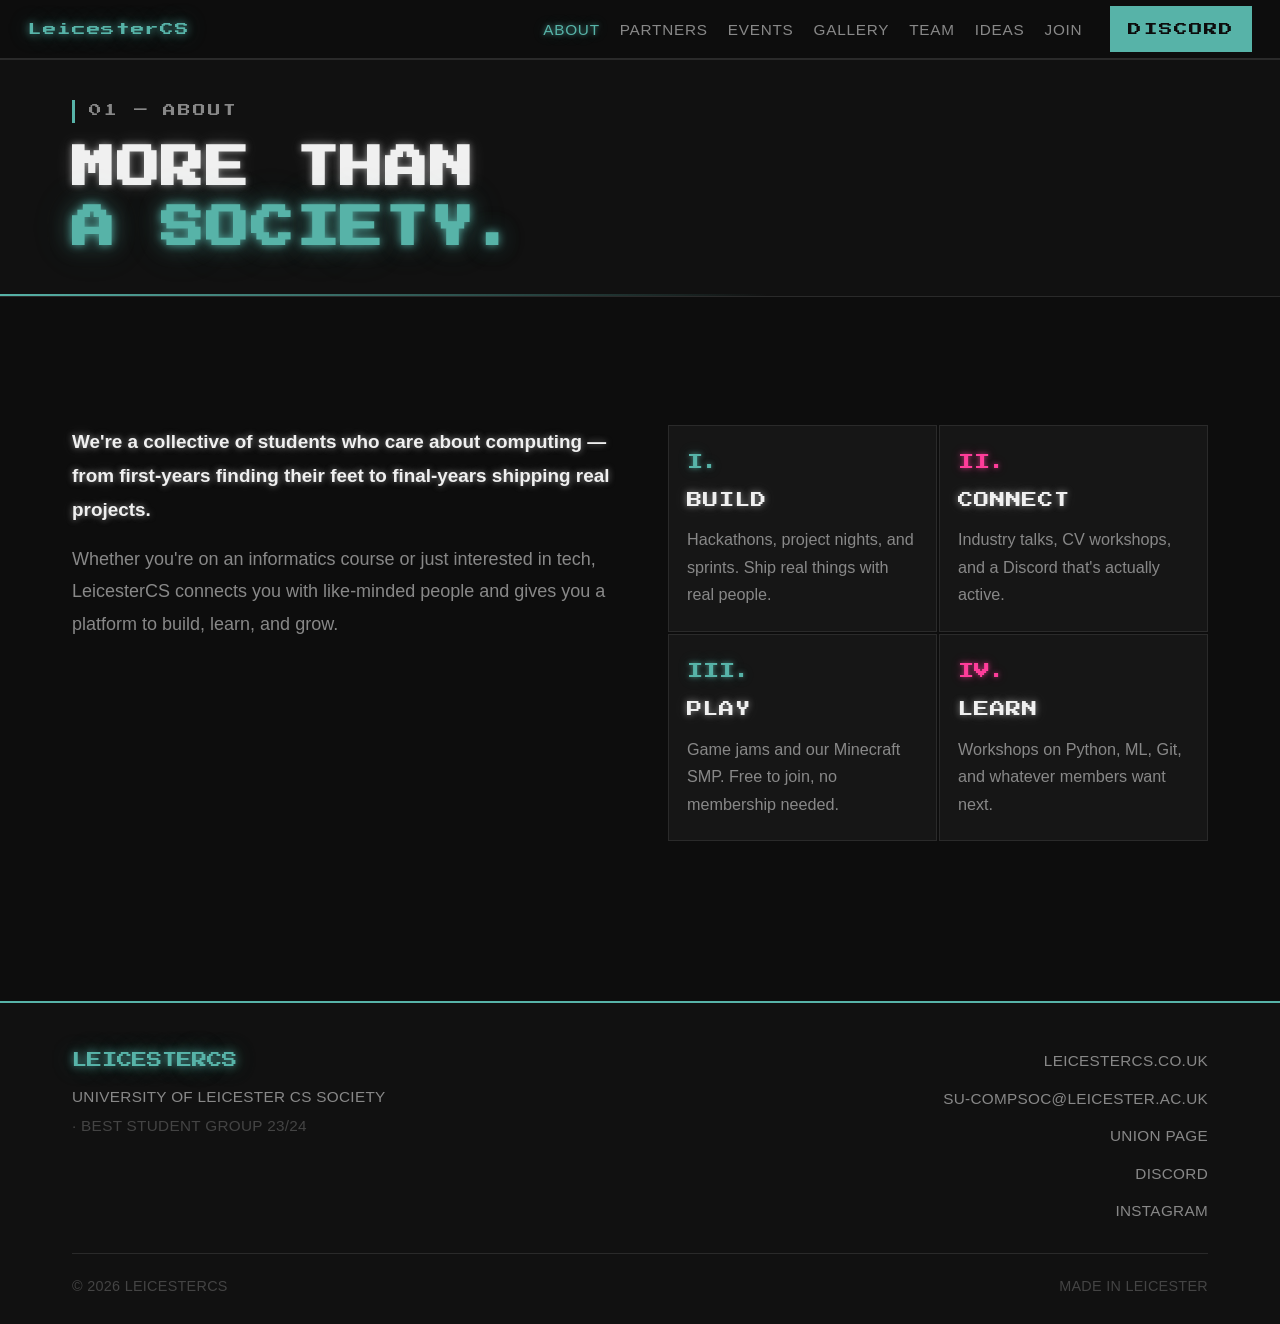
<file: about.html>
<!DOCTYPE html>
<html lang="en">
<head>
  <meta charset="UTF-8" />
  <meta name="viewport" content="width=device-width, initial-scale=1.0" />
  <title>About — LeicesterCS</title>
  <link rel="preconnect" href="https://fonts.googleapis.com" />
  <link rel="preconnect" href="https://fonts.gstatic.com" crossorigin />
  <link href="https://fonts.googleapis.com/css2?family=Press+Start+2P&display=swap" rel="stylesheet" />
  <link rel="stylesheet" href="style.css" />
  <!-- Favicon -->
  <link rel="icon" type="image/svg+xml" href="favicon.svg" />
  <link rel="icon" type="image/x-icon" href="favicon.ico" />
  <link rel="apple-touch-icon" sizes="192x192" href="favicon-192.png" />

  <!-- Open Graph -->
  <meta property="og:type"        content="website" />
  <meta property="og:site_name"   content="LeicesterCS" />
  <meta property="og:title"       content="About — LeicesterCS" />
  <meta property="og:description" content="Find out what LeicesterCS is all about — who we are, what we do, and why you should get involved." />
  <meta property="og:url"         content="https://leicestercs.co.uk/about.html" />
  <meta property="og:image"       content="https://leicestercs.co.uk/favicon-192.png" />

  <!-- Twitter Card -->
  <meta name="twitter:card"        content="summary" />
  <meta name="twitter:title"       content="About — LeicesterCS" />
  <meta name="twitter:description" content="Find out what LeicesterCS is all about — who we are, what we do, and why you should get involved." />
  <meta name="twitter:image"       content="https://leicestercs.co.uk/favicon-192.png" />

  <!-- Meta description -->
  <meta name="description" content="Find out what LeicesterCS is all about — who we are, what we do, and why you should get involved." />
</head>
<body>

  <nav id="navbar">
    <div class="nav-inner">
      <a href="index.html" class="nav-logo">LeicesterCS</a>
      <ul class="nav-links">
        <li><a href="about.html">ABOUT</a></li>
        <li><a href="partners.html">PARTNERS</a></li>
        <li><a href="events.html">EVENTS</a></li>
        <li><a href="gallery.html">GALLERY</a></li>
        <li><a href="team.html">TEAM</a></li>
        <li><a href="ideas.html">IDEAS</a></li>
        <li><a href="join.html">JOIN</a></li>
      </ul>
      <a href="https://discord.gg/VAg2SQfhEq" target="_blank" class="nav-cta">DISCORD</a>
      <button class="hamburger" id="hamburger" aria-label="Menu">
        <span></span><span></span><span></span>
      </button>
    </div>
  </nav>

  <div class="mobile-menu" id="mobileMenu">
    <a href="about.html"    class="mm-link">ABOUT</a>
    <a href="partners.html" class="mm-link">PARTNERS</a>
    <a href="events.html"   class="mm-link">EVENTS</a>
    <a href="gallery.html"  class="mm-link">GALLERY</a>
    <a href="team.html"     class="mm-link">TEAM</a>
    <a href="ideas.html"    class="mm-link">IDEAS</a>
    <a href="join.html"     class="mm-link">JOIN</a>
  </div>

  <div class="page-wrap">
    <div class="page-header">
      <div class="page-header-inner">
        <div class="sec-label">01 — ABOUT</div>
        <h1 class="sec-title">MORE THAN<br/><span class="accent">A SOCIETY.</span></h1>
      </div>
    </div>

    <main class="page-main">
      <div class="container">
        <div class="about-grid">
          <div class="about-left">
            <p class="about-lead">We're a collective of students who care about computing — from first-years finding their feet to final-years shipping real projects.</p>
            <p class="about-body">Whether you're on an informatics course or just interested in tech, LeicesterCS connects you with like-minded people and gives you a platform to build, learn, and grow.</p>
          </div>
          <div class="pillars">
            <div class="pillar">
              <div class="pillar-num teal">I.</div>
              <div class="pillar-title">BUILD</div>
              <p>Hackathons, project nights, and sprints. Ship real things with real people.</p>
            </div>
            <div class="pillar">
              <div class="pillar-num pink">II.</div>
              <div class="pillar-title">CONNECT</div>
              <p>Industry talks, CV workshops, and a Discord that's actually active.</p>
            </div>
            <div class="pillar">
              <div class="pillar-num teal">III.</div>
              <div class="pillar-title">PLAY</div>
              <p>Game jams and our Minecraft SMP. Free to join, no membership needed.</p>
            </div>
            <div class="pillar">
              <div class="pillar-num pink">IV.</div>
              <div class="pillar-title">LEARN</div>
              <p>Workshops on Python, ML, Git, and whatever members want next.</p>
            </div>
          </div>
        </div>
      </div>
    </main>

    <footer id="footer">
      <div class="container">
        <div class="footer-grid">
          <div>
            <div class="footer-logo">LEICESTERCS</div>
            <div class="footer-sub">UNIVERSITY OF LEICESTER CS SOCIETY</div>
            <div class="footer-sub dim">· BEST STUDENT GROUP 23/24</div>
          </div>
          <div class="footer-links">
            <a href="https://leicestercs.co.uk" target="_blank">LEICESTERCS.CO.UK</a>
            <a href="mailto:SU-COMPSOC@leicester.ac.uk">SU-COMPSOC@LEICESTER.AC.UK</a>
            <a href="https://www.leicesterunion.com/sportsandsocs/societies/18501/" target="_blank">UNION PAGE</a>
            <a href="https://discord.gg/VAg2SQfhEq" target="_blank">DISCORD</a>
            <a href="https://instagram.com/uol_computerscience" target="_blank">INSTAGRAM</a>
          </div>
        </div>
        <div class="footer-rule"></div>
        <div class="footer-bottom">
          <span>© 2026 LEICESTERCS</span>
          <span>MADE IN LEICESTER</span>
        </div>
      </div>
    </footer>
  </div>

  <script src="nav.js"></script>
</body>
</html>
</file>
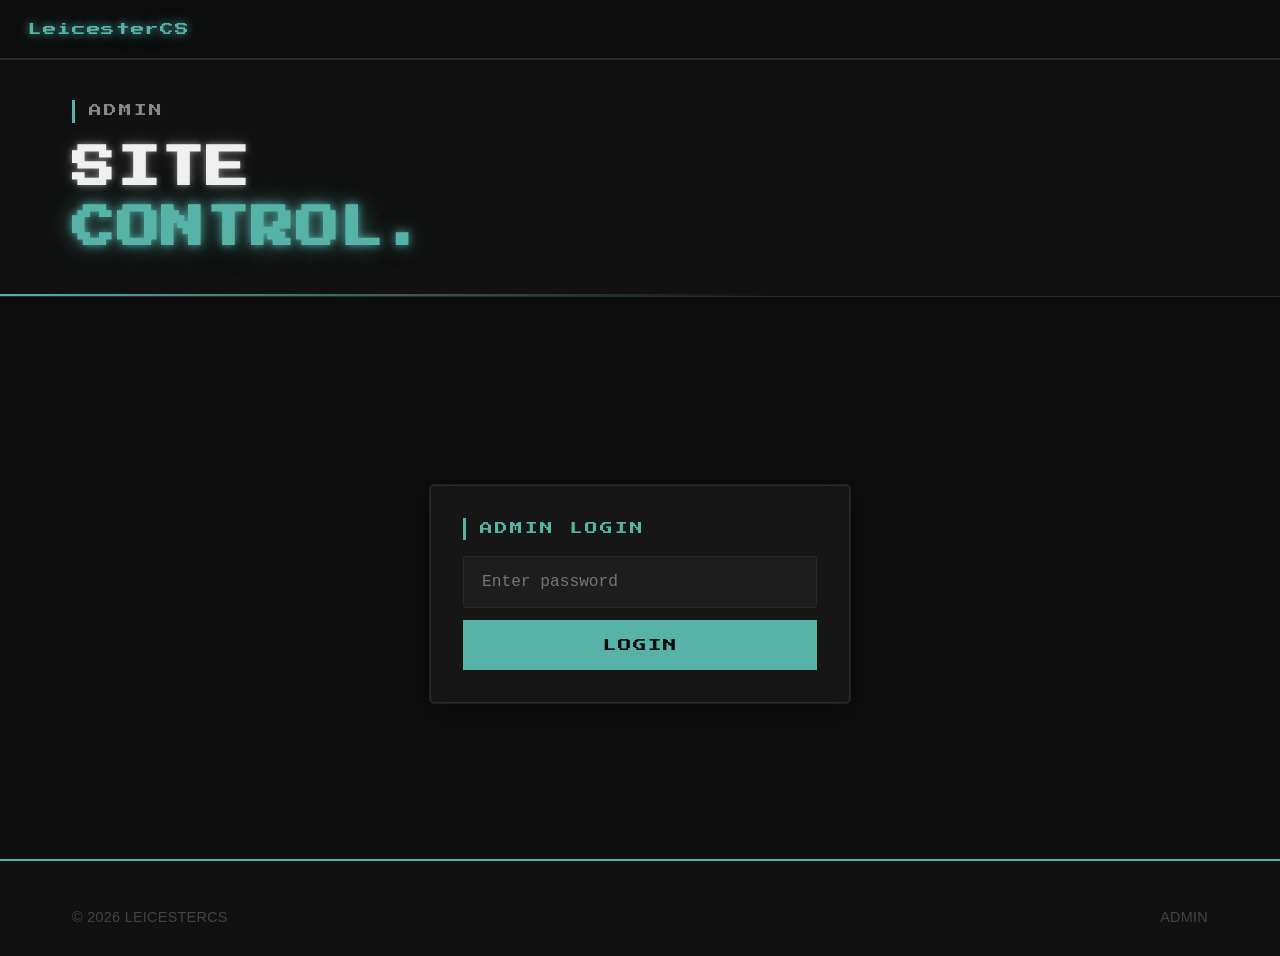
<file: admin.html>
<!DOCTYPE html>
<html lang="en">
<head>
  <meta charset="UTF-8" />
  <meta name="viewport" content="width=device-width, initial-scale=1.0" />
  <title>Admin — LeicesterCS</title>
  <meta name="robots" content="noindex, nofollow" />
  <link rel="preconnect" href="https://fonts.googleapis.com" />
  <link rel="preconnect" href="https://fonts.gstatic.com" crossorigin />
  <link href="https://fonts.googleapis.com/css2?family=Press+Start+2P&display=swap" rel="stylesheet" />
  <link rel="stylesheet" href="style.css" />
  <link rel="icon" type="image/svg+xml" href="favicon.svg" />
</head>
<body>

  <nav id="navbar">
    <div class="nav-inner">
      <a href="index.html" class="nav-logo">LeicesterCS</a>
    </div>
  </nav>

  <div class="page-wrap">
    <div class="page-header">
      <div class="page-header-inner">
        <div class="sec-label">ADMIN</div>
        <h1 class="sec-title">SITE<br/><span class="accent">CONTROL.</span></h1>
      </div>
    </div>

    <main class="page-main">
      <div class="container">

        <!-- LOGIN -->
        <div id="login-section" style="max-width:420px; padding:32px; border:1px solid var(--border); background:var(--bg-card);">
          <div class="sec-label" style="margin-bottom:16px;">ADMIN LOGIN</div>
          <input type="password" id="admin-password" placeholder="Enter password" style="width:100%; margin-bottom:12px;">
          <button id="login-btn" class="btn-primary">LOGIN</button>
          <div id="login-error" style="display:none; color:#ff5c5c; font-size:0.5rem; margin-top:12px;">Invalid password</div>
        </div>

        <!-- DASHBOARD (hidden until login) -->
        <div id="dashboard" style="display:none;">

          <div style="display:flex; gap:12px; margin-bottom:32px;">
            <button id="logout-btn" style="margin-left:auto;">LOGOUT</button>
          </div>

          <!-- EVENTS -->
          <section id="panel-events">
            <div style="padding:32px; border:1px solid var(--border); background:var(--bg-card); margin-bottom:32px;">
              <div class="sec-label" style="margin-bottom:16px;">ADD NEW EVENT</div>
              <form id="add-event-form">
                <input type="hidden" id="event-id" value="">
                <input type="text" id="event-title" placeholder="Title" required style="width:100%; margin-bottom:10px;">
                <input type="date" id="event-date" required style="width:100%; margin-bottom:10px;">
                <label style="display:block; font-size:0.4rem; color:var(--grey); margin-bottom:4px;">End date (leave blank for single-day events)</label>
                <input type="date" id="event-end-date" style="width:100%; margin-bottom:10px;">
                <input type="time" id="event-time" style="width:100%; margin-bottom:10px;">
                <textarea id="event-desc" placeholder="Description" required style="width:100%; margin-bottom:10px;"></textarea>
                <input type="text" id="event-location" placeholder="Location" style="width:100%; margin-bottom:10px;">
                <input type="text" id="action-link" placeholder="Action Link (URL)" style="width:100%; margin-bottom:10px;">
                <input type="text" id="action-label" placeholder="Action Label (e.g., Register, Buy Ticket)" style="width:100%; margin-bottom:10px;">
                <button type="submit" id="event-submit-btn" class="btn-primary">ADD EVENT</button>
                <button type="button" id="event-cancel-btn" style="display:none; margin-left:8px;">CANCEL</button>
              </form>
            </div>

            <div class="sec-label" style="margin-bottom:16px;">CURRENT EVENTS</div>
            <div id="events-list"></div>
          </section>

        </div>
      </div>
    </main>

    <footer id="footer">
      <div class="container">
        <div class="footer-bottom">
          <span>© 2026 LEICESTERCS</span>
          <span>ADMIN</span>
        </div>
      </div>
    </footer>
  </div>

  <script src="nav.js"></script>
  <script>
    const loginSection = document.getElementById('login-section');
    const dashboard = document.getElementById('dashboard');
    const loginError = document.getElementById('login-error');

    function getToken() {
      return sessionStorage.getItem('adminToken');
    }

    function setLoggedIn(loggedIn) {
      if (loggedIn) {
        sessionStorage.setItem('adminToken', 'authenticated');
        loginSection.style.display = 'none';
        dashboard.style.display = 'block';
        loadEvents();
      } else {
        sessionStorage.removeItem('adminToken');
        loginSection.style.display = 'block';
        dashboard.style.display = 'none';
      }
    }

    document.getElementById('login-btn').addEventListener('click', async () => {
      const password = document.getElementById('admin-password').value;
      loginError.style.display = 'none';
      try {
        const response = await fetch('/api/login', {
          method: 'POST',
          headers: { 'Content-Type': 'application/json' },
          body: JSON.stringify({ password })
        });
        if (response.ok) {
          const data = await response.json();
          setLoggedIn(true);
        } else {
          loginError.style.display = 'block';
        }
      } catch (error) {
        loginError.textContent = 'Login failed — try again';
        loginError.style.display = 'block';
      }
    });

    document.getElementById('logout-btn').addEventListener('click', () => setLoggedIn(null));

    function formatEventDateRange(startStr, endStr) {
      if (!startStr) return '';
      const s = new Date(startStr + 'T00:00:00');
      if (!endStr || endStr === startStr) {
        return s.toLocaleDateString('en-GB', { day: 'numeric', month: 'short' });
      }
      const e = new Date(endStr + 'T00:00:00');
      const sameMonth = s.getMonth() === e.getMonth() && s.getFullYear() === e.getFullYear();
      const sameYear = s.getFullYear() === e.getFullYear();
      const startFmt = s.toLocaleDateString('en-GB', { day: 'numeric', month: sameMonth ? undefined : 'short' });
      const endFmt = e.toLocaleDateString('en-GB', { day: 'numeric', month: 'short', year: sameYear ? undefined : 'numeric' });
      return `${startFmt} – ${endFmt}`;
    }

    // Events
    async function loadEvents() {
  const list = document.getElementById('events-list');
  list.innerHTML = 'Loading…';
  try {
    const response = await fetch('/api/events');
    const events = await response.json();
    list.innerHTML = events.length === 0 ? '<p>No events yet.</p>' : '';
    events.forEach(event => {
      const row = document.createElement('div');
      row.className = 'event-row';
      const timeDisplay = event.event_time || 'Time will be updated';
      const dateDisplay = formatEventDateRange(event.event_date, event.event_end_date);
      row.innerHTML = `
        <div class="ev-body">
          <div class="ev-name">${event.title}</div>
          <div class="ev-desc">${event.description}</div>
        </div>
        <div class="ev-right">
          <span class="ev-date">${dateDisplay} — ${timeDisplay}</span>
          <span class="ev-link">${event.location || 'TBD'}</span>
          <span class="ev-action-link">
            ${event.action_link ? `<a href="${event.action_link}" target="_blank">${event.action_label || 'Action Link'}</a>` : 'No link'}
          </span>
          <button class="ev-edit-btn" data-id="${event.id}">EDIT</button>
          <button class="ev-delete-btn" data-id="${event.id}">DELETE</button>
        </div>
      `;
      list.appendChild(row);
    });

    document.querySelectorAll('.ev-edit-btn').forEach(btn => {
      btn.addEventListener('click', () => {
        const event = events.find(ev => ev.id == btn.dataset.id);
        document.getElementById('event-id').value = event.id;
        document.getElementById('event-title').value = event.title;
        document.getElementById('event-date').value = event.event_date;
        document.getElementById('event-end-date').value = event.event_end_date || '';
        document.getElementById('event-time').value = event.event_time || '';
        document.getElementById('event-desc').value = event.description || '';
        document.getElementById('event-location').value = event.location || '';
        document.getElementById('action-link').value = event.action_link || '';
        document.getElementById('action-label').value = event.action_label || '';
        document.getElementById('event-submit-btn').textContent = 'SAVE CHANGES';
        document.getElementById('event-cancel-btn').style.display = 'inline-block';
        window.scrollTo({ top: document.getElementById('add-event-form').offsetTop - 100, behavior: 'smooth' });
      });
    });

    document.querySelectorAll('.ev-delete-btn').forEach(btn => {
      btn.addEventListener('click', async () => {
        if (!confirm('Delete this event?')) return;
        try {
          const response = await fetch(`/api/events?id=${btn.dataset.id}`, { method: 'DELETE' });
          if (response.ok) {
            loadEvents();
          } else {
            const result = await response.json();
            alert(result.error || 'Failed to delete event');
          }
        } catch (error) {
          alert('Failed to delete event');
        }
      });
    });
  } catch (error) {
    list.innerHTML = '<p>Failed to load events.</p>';
  }
}

document.getElementById('event-cancel-btn').addEventListener('click', () => {
  document.getElementById('add-event-form').reset();
  document.getElementById('event-id').value = '';
  document.getElementById('event-submit-btn').textContent = 'ADD EVENT';
  document.getElementById('event-cancel-btn').style.display = 'none';
});

document.getElementById('add-event-form').addEventListener('submit', async (e) => {
  e.preventDefault();
  const id = document.getElementById('event-id').value;
  const title = document.getElementById('event-title').value;
  const date = document.getElementById('event-date').value;
  const endDate = document.getElementById('event-end-date').value;
  const time = document.getElementById('event-time').value;
  const description = document.getElementById('event-desc').value;
  const location = document.getElementById('event-location').value;
  const actionLink = document.getElementById('action-link').value;
  const actionLabel = document.getElementById('action-label').value;

  try {
    const url = id ? `/api/events?id=${id}` : '/api/events';
    const method = id ? 'PUT' : 'POST';
    const response = await fetch(url, {
      method,
      headers: { 'Content-Type': 'application/json' },
      body: JSON.stringify({ title, event_date: date, event_end_date: endDate || null, event_time: time, description, location, action_link: actionLink, action_label: actionLabel })
    });
    const result = await response.json();
    if (response.ok) {
      e.target.reset();
      document.getElementById('event-id').value = '';
      document.getElementById('event-submit-btn').textContent = 'ADD EVENT';
      document.getElementById('event-cancel-btn').style.display = 'none';
      loadEvents();
    } else {
      alert(result.error || 'Failed to save event');
    }
  } catch (error) {
    alert('Failed to save event');
  }
});

    // Restore session if token present
    if (getToken()) {
      setLoggedIn(getToken());
    }
  </script>
</body>
</html>
</file>
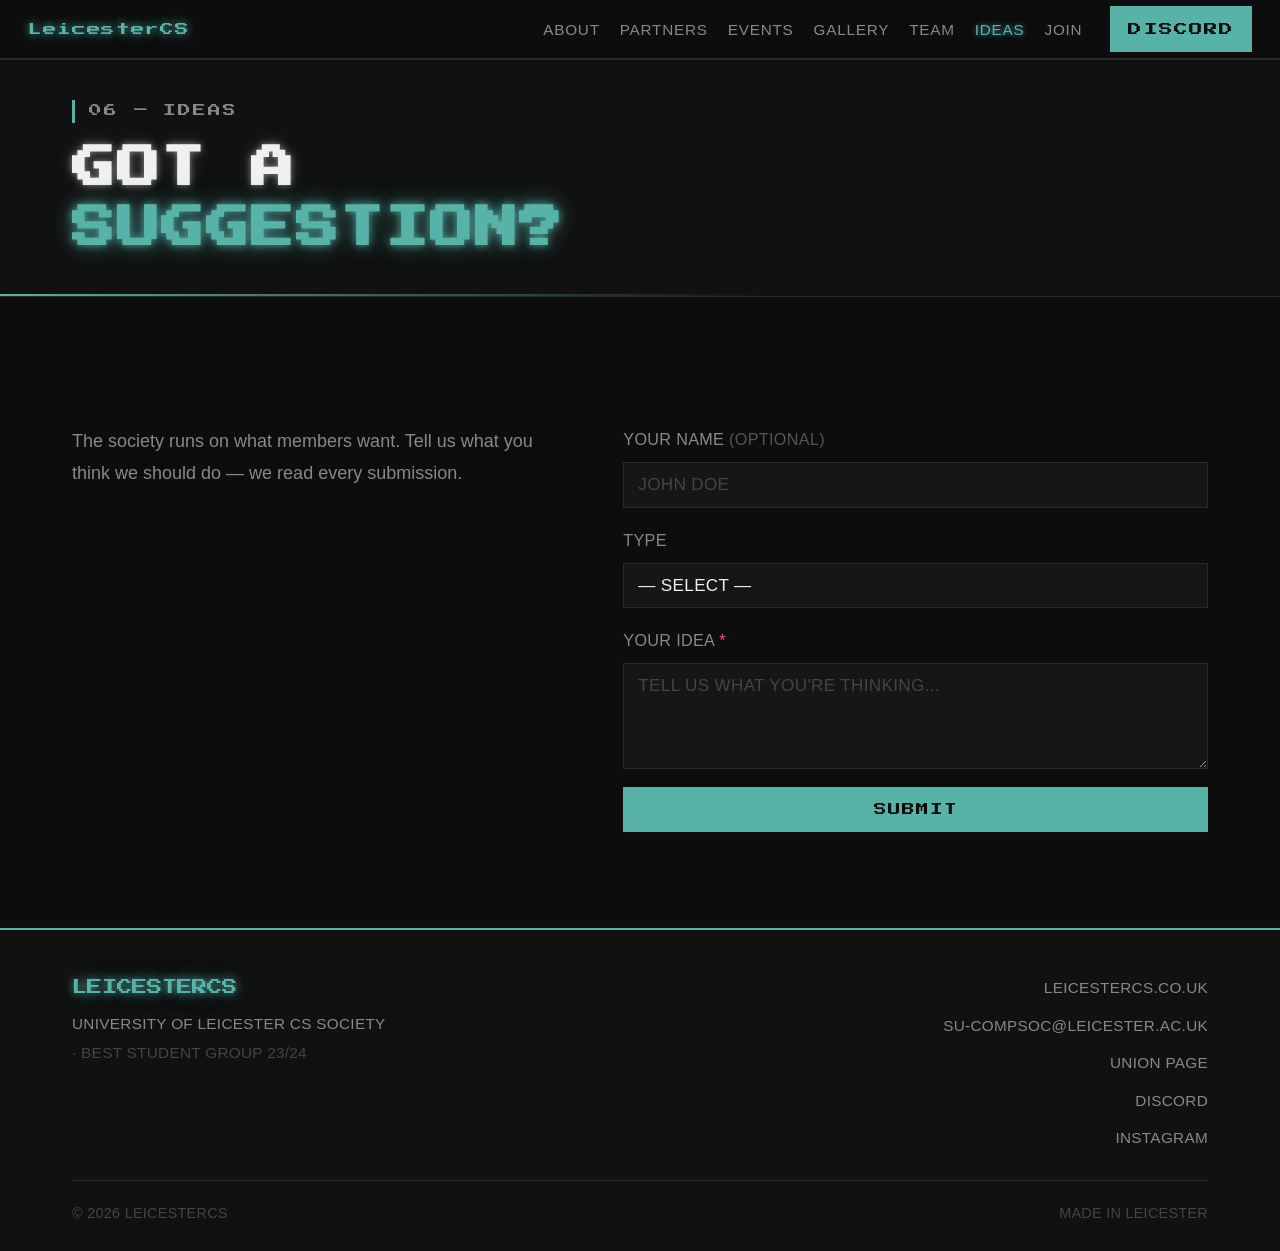
<file: ideas.html>
<!DOCTYPE html>
<html lang="en">
<head>
  <meta charset="UTF-8" />
  <meta name="viewport" content="width=device-width, initial-scale=1.0" />
  <title>Ideas — LeicesterCS</title>
  <link rel="preconnect" href="https://fonts.googleapis.com" />
  <link rel="preconnect" href="https://fonts.gstatic.com" crossorigin />
  <link href="https://fonts.googleapis.com/css2?family=Press+Start+2P&display=swap" rel="stylesheet" />
  <link rel="stylesheet" href="style.css" />
  <!-- Favicon -->
  <link rel="icon" type="image/svg+xml" href="favicon.svg" />
  <link rel="icon" type="image/x-icon" href="favicon.ico" />
  <link rel="apple-touch-icon" sizes="192x192" href="favicon-192.png" />

  <!-- Open Graph -->
  <meta property="og:type"        content="website" />
  <meta property="og:site_name"   content="LeicesterCS" />
  <meta property="og:title"       content="Ideas — LeicesterCS" />
  <meta property="og:description" content="Got a suggestion for LeicesterCS? Submit your idea — the committee reads every one." />
  <meta property="og:url"         content="https://leicestercs.co.uk/ideas.html" />
  <meta property="og:image"       content="https://leicestercs.co.uk/favicon-192.png" />

  <!-- Twitter Card -->
  <meta name="twitter:card"        content="summary" />
  <meta name="twitter:title"       content="Ideas — LeicesterCS" />
  <meta name="twitter:description" content="Got a suggestion for LeicesterCS? Submit your idea — the committee reads every one." />
  <meta name="twitter:image"       content="https://leicestercs.co.uk/favicon-192.png" />

  <!-- Meta description -->
  <meta name="description" content="Got a suggestion for LeicesterCS? Submit your idea — the committee reads every one." />
</head>
<body>

  <nav id="navbar">
    <div class="nav-inner">
      <a href="index.html" class="nav-logo">LeicesterCS</a>
      <ul class="nav-links">
        <li><a href="about.html">ABOUT</a></li>
        <li><a href="partners.html">PARTNERS</a></li>
        <li><a href="events.html">EVENTS</a></li>
        <li><a href="gallery.html">GALLERY</a></li>
        <li><a href="team.html">TEAM</a></li>
        <li><a href="ideas.html">IDEAS</a></li>
        <li><a href="join.html">JOIN</a></li>
      </ul>
      <a href="https://discord.gg/VAg2SQfhEq" target="_blank" class="nav-cta">DISCORD</a>
      <button class="hamburger" id="hamburger" aria-label="Menu">
        <span></span><span></span><span></span>
      </button>
    </div>
  </nav>

  <div class="mobile-menu" id="mobileMenu">
    <a href="about.html"    class="mm-link">ABOUT</a>
    <a href="partners.html" class="mm-link">PARTNERS</a>
    <a href="events.html"   class="mm-link">EVENTS</a>
    <a href="gallery.html"  class="mm-link">GALLERY</a>
    <a href="team.html"     class="mm-link">TEAM</a>
    <a href="ideas.html"    class="mm-link">IDEAS</a>
    <a href="join.html"     class="mm-link">JOIN</a>
  </div>

  <div class="page-wrap">
    <div class="page-header">
      <div class="page-header-inner">
        <div class="sec-label">06 — IDEAS</div>
        <h1 class="sec-title">GOT A<br/><span class="accent">SUGGESTION?</span></h1>
      </div>
    </div>

    <main class="page-main">
      <div class="container">
        <div class="ideas-layout">
          <div class="ideas-left">
            <p class="ideas-body">The society runs on what members want. Tell us what you think we should do — we read every submission.</p>
          </div>
          <div class="ideas-right">
            <form id="ideaForm">
              <div class="fg">
                <label>YOUR NAME <span class="opt">(OPTIONAL)</span></label>
                <input type="text" name="name" placeholder="JOHN DOE" />
              </div>
              <div class="fg">
                <label>TYPE</label>
                <select name="type">
                  <option value="">— SELECT —</option>
                  <option>EVENT IDEA</option>
                  <option>WORKSHOP TOPIC</option>
                  <option>SOCIETY IMPROVEMENT</option>
                  <option>COLLAB WITH ANOTHER SOCIETY</option>
                  <option>MERCH IDEA</option>
                  <option>SOMETHING ELSE</option>
                </select>
              </div>
              <div class="fg">
                <label>YOUR IDEA <span class="req">*</span></label>
                <textarea name="idea" rows="4" placeholder="TELL US WHAT YOU'RE THINKING..." required></textarea>
              </div>
              <button type="submit" class="btn-primary full" id="ideaBtn">SUBMIT</button>
            </form>

          </div>
        </div>
      </div>
    </main>

    <footer id="footer">
      <div class="container">
        <div class="footer-grid">
          <div>
            <div class="footer-logo">LEICESTERCS</div>
            <div class="footer-sub">UNIVERSITY OF LEICESTER CS SOCIETY</div>
            <div class="footer-sub dim">· BEST STUDENT GROUP 23/24</div>
          </div>
          <div class="footer-links">
            <a href="https://leicestercs.co.uk" target="_blank">LEICESTERCS.CO.UK</a>
            <a href="mailto:SU-COMPSOC@leicester.ac.uk">SU-COMPSOC@LEICESTER.AC.UK</a>
            <a href="https://www.leicesterunion.com/sportsandsocs/societies/18501/" target="_blank">UNION PAGE</a>
            <a href="https://discord.gg/VAg2SQfhEq" target="_blank">DISCORD</a>
            <a href="https://instagram.com/uol_computerscience" target="_blank">INSTAGRAM</a>
          </div>
        </div>
        <div class="footer-rule"></div>
        <div class="footer-bottom">
          <span>© 2026 LEICESTERCS</span>
          <span>MADE IN LEICESTER</span>
        </div>
      </div>
    </footer>
  </div>

  <script src="nav.js"></script>
</body>
</html>
</file>
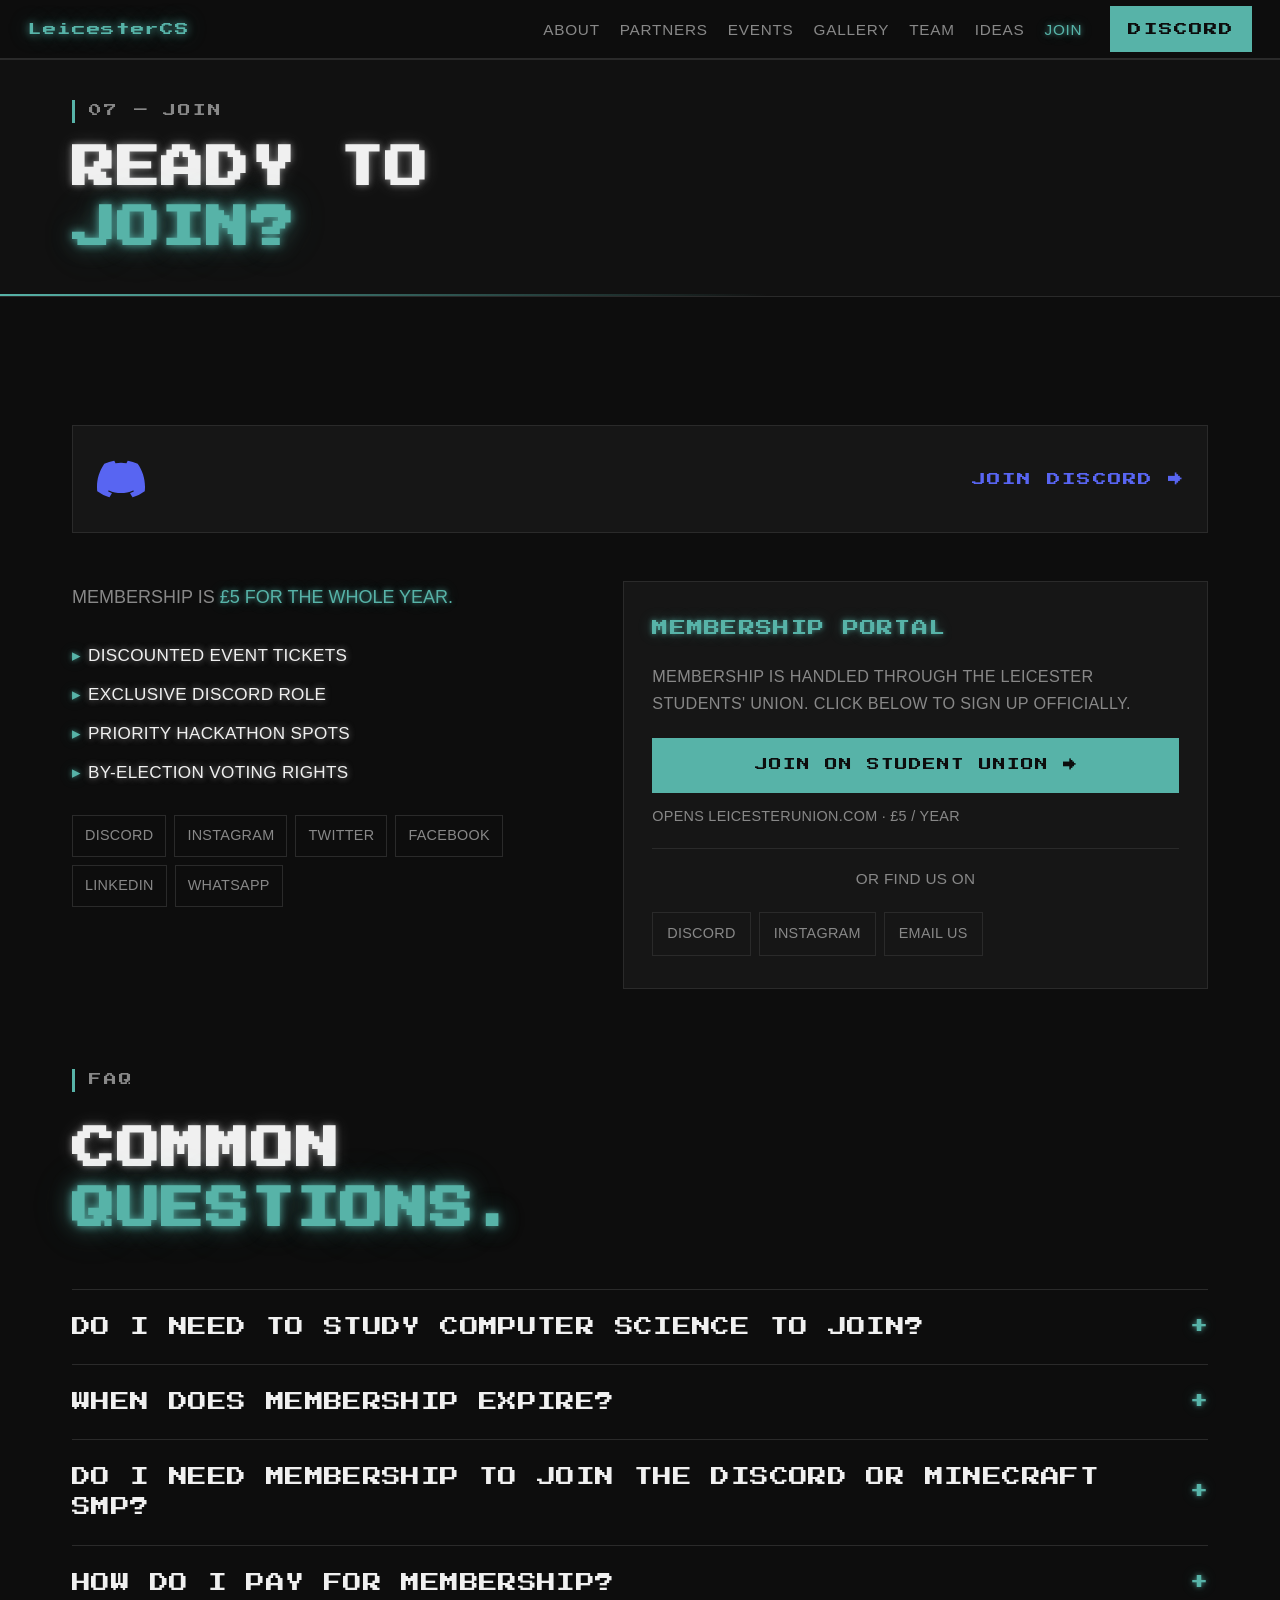
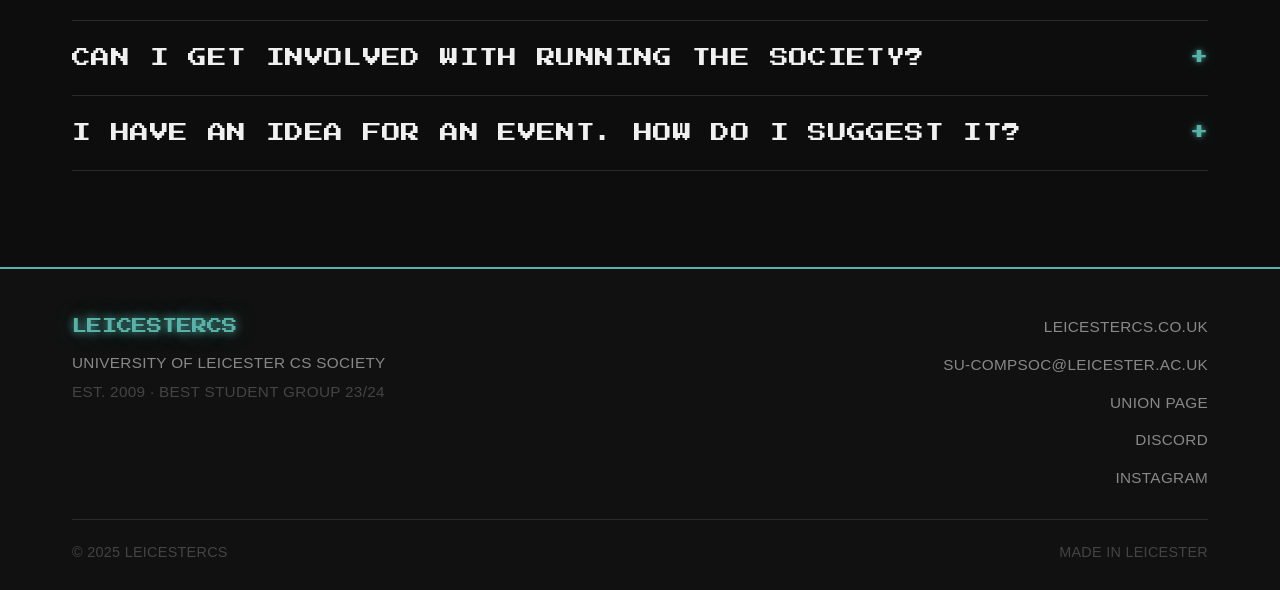
<file: join.html>
<!DOCTYPE html>
<html lang="en">
<head>
  <meta charset="UTF-8" />
  <meta name="viewport" content="width=device-width, initial-scale=1.0" />
  <title>Join — LeicesterCS</title>
  <link rel="preconnect" href="https://fonts.googleapis.com" />
  <link rel="preconnect" href="https://fonts.gstatic.com" crossorigin />
  <link href="https://fonts.googleapis.com/css2?family=Press+Start+2P&display=swap" rel="stylesheet" />
  <link rel="stylesheet" href="style.css" />
  <!-- Favicon -->
  <link rel="icon" type="image/svg+xml" href="favicon.svg" />
  <link rel="icon" type="image/x-icon" href="favicon.ico" />
  <link rel="apple-touch-icon" sizes="192x192" href="favicon-192.png" />

  <!-- Open Graph -->
  <meta property="og:type"        content="website" />
  <meta property="og:site_name"   content="LeicesterCS" />
  <meta property="og:title"       content="Join — LeicesterCS" />
  <meta property="og:description" content="Join LeicesterCS for £5 a year. Get discounted event tickets, priority hackathon spots, and an exclusive Discord role." />
  <meta property="og:url"         content="https://leicestercs.co.uk/join.html" />
  <meta property="og:image"       content="https://leicestercs.co.uk/favicon-192.png" />

  <!-- Twitter Card -->
  <meta name="twitter:card"        content="summary" />
  <meta name="twitter:title"       content="Join — LeicesterCS" />
  <meta name="twitter:description" content="Join LeicesterCS for £5 a year. Get discounted event tickets, priority hackathon spots, and an exclusive Discord role." />
  <meta name="twitter:image"       content="https://leicestercs.co.uk/favicon-192.png" />

  <!-- Meta description -->
  <meta name="description" content="Join LeicesterCS for £5 a year. Get discounted event tickets, priority hackathon spots, and an exclusive Discord role." />
</head>
<body>

  <nav id="navbar">
    <div class="nav-inner">
      <a href="index.html" class="nav-logo">LeicesterCS</a>
      <ul class="nav-links">
        <li><a href="about.html">ABOUT</a></li>
        <li><a href="partners.html">PARTNERS</a></li>
        <li><a href="events.html">EVENTS</a></li>
        <li><a href="gallery.html">GALLERY</a></li>
        <li><a href="team.html">TEAM</a></li>
        <li><a href="ideas.html">IDEAS</a></li>
        <li><a href="join.html">JOIN</a></li>
      </ul>
      <a href="https://discord.gg/VAg2SQfhEq" target="_blank" class="nav-cta">DISCORD</a>
      <button class="hamburger" id="hamburger" aria-label="Menu">
        <span></span><span></span><span></span>
      </button>
    </div>
  </nav>

  <div class="mobile-menu" id="mobileMenu">
    <a href="about.html"    class="mm-link">ABOUT</a>
    <a href="partners.html" class="mm-link">PARTNERS</a>
    <a href="events.html"   class="mm-link">EVENTS</a>
    <a href="gallery.html"  class="mm-link">GALLERY</a>
    <a href="team.html"     class="mm-link">TEAM</a>
    <a href="ideas.html"    class="mm-link">IDEAS</a>
    <a href="join.html"     class="mm-link">JOIN</a>
  </div>

  <div class="page-wrap">
    <div class="page-header">
      <div class="page-header-inner">
        <div class="sec-label">07 — JOIN</div>
        <h1 class="sec-title">READY TO<br/><span class="accent">JOIN?</span></h1>
      </div>
    </div>

    <main class="page-main">
      <div class="container">

        <!-- DISCORD WIDGET -->
        <a href="https://discord.gg/VAg2SQfhEq" target="_blank" class="discord-widget" id="discord-widget" style="margin-bottom:48px; display:flex;">
          <div class="dw-icon">
            <svg viewBox="0 0 24 24" fill="none" xmlns="http://www.w3.org/2000/svg">
              <path d="M20.317 4.37a19.791 19.791 0 0 0-4.885-1.515.074.074 0 0 0-.079.037c-.21.375-.444.864-.608 1.25a18.27 18.27 0 0 0-5.487 0 12.64 12.64 0 0 0-.617-1.25.077.077 0 0 0-.079-.037A19.736 19.736 0 0 0 3.677 4.37a.07.07 0 0 0-.032.027C.533 9.046-.32 13.58.099 18.057a.082.082 0 0 0 .031.057 19.9 19.9 0 0 0 5.993 3.03.078.078 0 0 0 .084-.028c.462-.63.874-1.295 1.226-1.994a.076.076 0 0 0-.041-.106 13.107 13.107 0 0 1-1.872-.892.077.077 0 0 1-.008-.128 10.2 10.2 0 0 0 .372-.292.074.074 0 0 1 .077-.01c3.928 1.793 8.18 1.793 12.062 0a.074.074 0 0 1 .078.01c.12.098.246.198.373.292a.077.077 0 0 1-.006.127 12.299 12.299 0 0 1-1.873.892.077.077 0 0 0-.041.107c.36.698.772 1.362 1.225 1.993a.076.076 0 0 0 .084.028 19.839 19.839 0 0 0 6.002-3.03.077.077 0 0 0 .032-.054c.5-5.177-.838-9.674-3.549-13.66a.061.061 0 0 0-.031-.03z" fill="#5865F2"/>
            </svg>
          </div>
          <div class="dw-info">
            <div class="dw-name" id="dw-name">LEICESTERCS</div>
            <div class="dw-stats">
              <div class="dw-stat">
                <div class="dw-dot online"></div>
                <span id="dw-online">—</span>&nbsp;ONLINE
              </div>
              <div class="dw-stat">
                <div class="dw-dot"></div>
                600+ MEMBERS
              </div>
            </div>
          </div>
          <span class="dw-join">JOIN DISCORD →</span>
        </a>

        <div class="join-layout">
          <div class="join-left">
            <p class="join-body">MEMBERSHIP IS <span class="teal">£5 FOR THE WHOLE YEAR.</span></p>
            <div class="perks">
              <div class="perk">DISCOUNTED EVENT TICKETS</div>
              <div class="perk">EXCLUSIVE DISCORD ROLE</div>
              <div class="perk">PRIORITY HACKATHON SPOTS</div>
              <div class="perk">BY-ELECTION VOTING RIGHTS</div>
            </div>
            <div class="socials">
              <a href="https://discord.gg/VAg2SQfhEq" target="_blank" class="soc">DISCORD</a>
              <a href="https://instagram.com/uol_computerscience" target="_blank" class="soc">INSTAGRAM</a>
              <a href="https://twitter.com/uolcompsoc" target="_blank" class="soc">TWITTER</a>
              <a href="https://www.facebook.com/LeicesterCS" target="_blank" class="soc">FACEBOOK</a>
              <a href="https://www.linkedin.com/company/leicestercs" target="_blank" class="soc">LINKEDIN</a>
              <a href="https://chat.whatsapp.com/L01bDxP2tFWLf7p9QNbLyh" target="_blank" class="soc">WHATSAPP</a>
            </div>
          </div>
          <div class="join-right">
            <div class="union-signup">
              <div class="us-label">MEMBERSHIP PORTAL</div>
              <p class="us-body">MEMBERSHIP IS HANDLED THROUGH THE LEICESTER STUDENTS' UNION. CLICK BELOW TO SIGN UP OFFICIALLY.</p>
              <a href="https://www.leicesterunion.com/sportsandsocs/societies/18501/" target="_blank" class="btn-primary full">JOIN ON STUDENT UNION →</a>
              <p class="us-note">OPENS LEICESTERUNION.COM · £5 / YEAR</p>
              <div class="us-divider">OR FIND US ON</div>
              <div class="us-socials">
                <a href="https://discord.gg/VAg2SQfhEq" target="_blank" class="us-soc">DISCORD</a>
                <a href="https://instagram.com/uol_computerscience" target="_blank" class="us-soc">INSTAGRAM</a>
                <a href="mailto:SU-COMPSOC@leicester.ac.uk" class="us-soc">EMAIL US</a>
              </div>
            </div>
          </div>
        </div>

        <!-- FAQ -->
        <div style="margin-top:80px;">
          <div class="sec-label">FAQ</div>
          <h2 class="sec-title" style="margin-bottom:0;">COMMON<br/><span class="accent">QUESTIONS.</span></h2>
          <div class="faq-list">

            <div class="faq-item">
              <button class="faq-q" aria-expanded="false">DO I NEED TO STUDY COMPUTER SCIENCE TO JOIN?</button>
              <div class="faq-a"><div class="faq-a-inner">Nope. LeicesterCS is open to everyone at the University of Leicester regardless of course. If you're interested in tech, you're welcome here.</div></div>
            </div>

            <div class="faq-item">
              <button class="faq-q" aria-expanded="false">WHEN DOES MEMBERSHIP EXPIRE?</button>
              <div class="faq-a"><div class="faq-a-inner">Membership runs for the full academic year. If you join mid-year, you're covered until the end of that year's term.</div></div>
            </div>

            <div class="faq-item">
              <button class="faq-q" aria-expanded="false">DO I NEED MEMBERSHIP TO JOIN THE DISCORD OR MINECRAFT SMP?</button>
              <div class="faq-a"><div class="faq-a-inner">No — Discord and the Minecraft SMP are free and open to everyone. Membership gets you perks like discounted event tickets, priority hackathon spots, and an exclusive Discord role.</div></div>
            </div>

            <div class="faq-item">
              <button class="faq-q" aria-expanded="false">HOW DO I PAY FOR MEMBERSHIP?</button>
              <div class="faq-a"><div class="faq-a-inner">Membership is handled through the <a href="https://www.leicesterunion.com/sportsandsocs/societies/18501/" target="_blank">Leicester Students' Union website</a>. It's £5 for the year and can be paid online.</div></div>
            </div>

            <div class="faq-item">
              <button class="faq-q" aria-expanded="false">CAN I GET INVOLVED WITH RUNNING THE SOCIETY?</button>
              <div class="faq-a"><div class="faq-a-inner">Yes. Committee elections are held annually. Keep an eye on Discord and Instagram for announcements.</div></div>
            </div>

            <div class="faq-item">
              <button class="faq-q" aria-expanded="false">I HAVE AN IDEA FOR AN EVENT. HOW DO I SUGGEST IT?</button>
              <div class="faq-a"><div class="faq-a-inner">Head to the <a href="ideas.html">Ideas page</a> and submit your suggestion. The committee reads every submission and the best ones make it into the calendar.</div></div>
            </div>

          </div>
        </div>

      </div>
    </main>

    <footer id="footer">
      <div class="container">
        <div class="footer-grid">
          <div>
            <div class="footer-logo">LEICESTERCS</div>
            <div class="footer-sub">UNIVERSITY OF LEICESTER CS SOCIETY</div>
            <div class="footer-sub dim">EST. 2009 · BEST STUDENT GROUP 23/24</div>
          </div>
          <div class="footer-links">
            <a href="https://leicestercs.co.uk" target="_blank">LEICESTERCS.CO.UK</a>
            <a href="mailto:SU-COMPSOC@leicester.ac.uk">SU-COMPSOC@LEICESTER.AC.UK</a>
            <a href="https://www.leicesterunion.com/sportsandsocs/societies/18501/" target="_blank">UNION PAGE</a>
            <a href="https://discord.gg/VAg2SQfhEq" target="_blank">DISCORD</a>
            <a href="https://instagram.com/uol_computerscience" target="_blank">INSTAGRAM</a>
          </div>
        </div>
        <div class="footer-rule"></div>
        <div class="footer-bottom">
          <span>© 2025 LEICESTERCS</span>
          <span>MADE IN LEICESTER</span>
        </div>
      </div>
    </footer>
  </div>

  <script src="nav.js"></script>
</body>
</html>
</file>
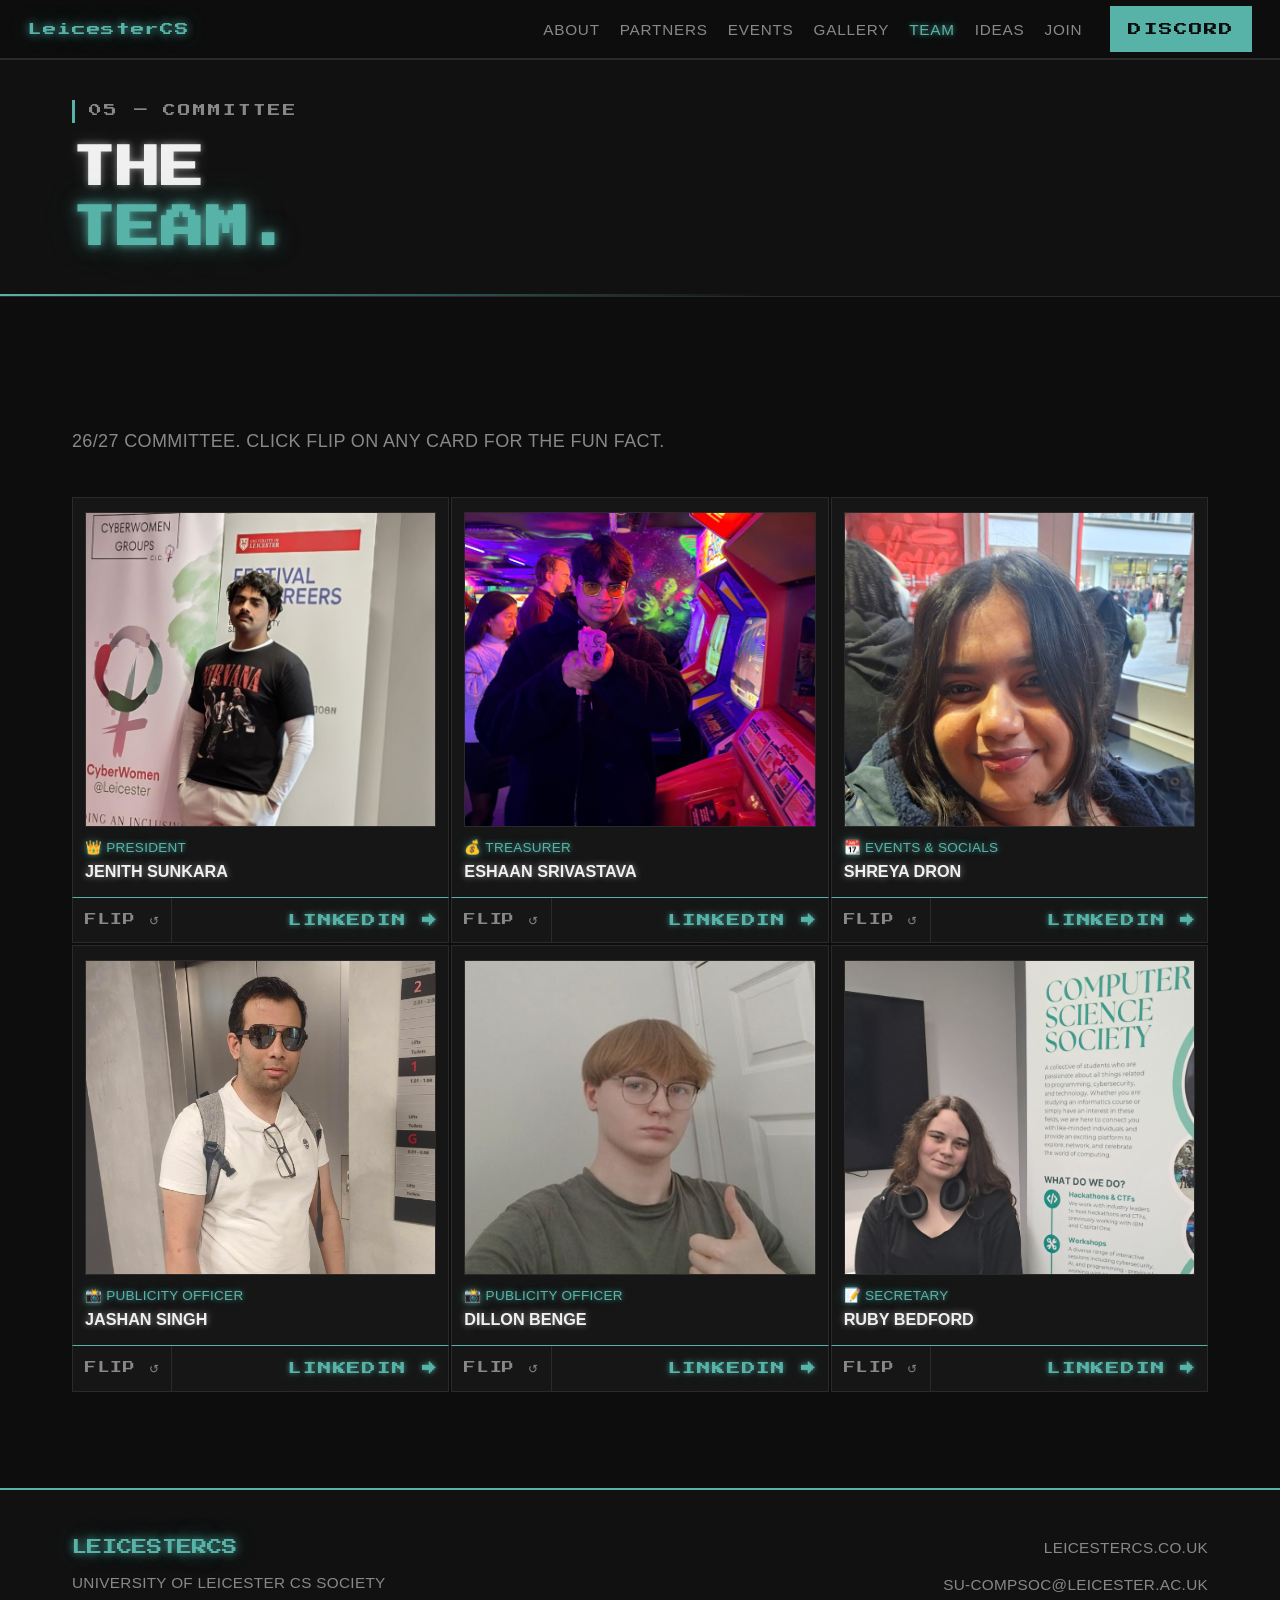
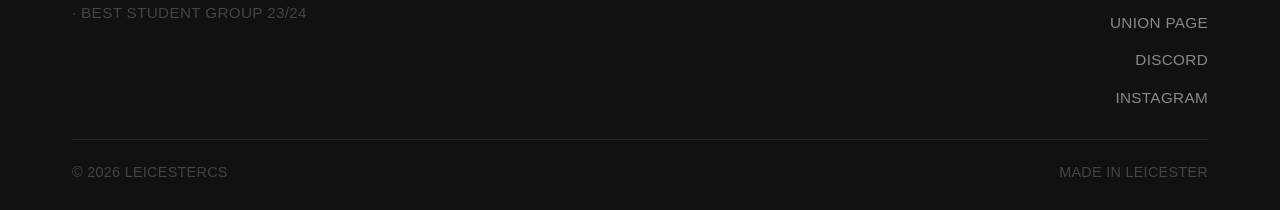
<file: team.html>
<!DOCTYPE html>
<html lang="en">
<head>
  <meta charset="UTF-8" />
  <meta name="viewport" content="width=device-width, initial-scale=1.0" />
  <title>Team — LeicesterCS</title>
  <link rel="preconnect" href="https://fonts.googleapis.com" />
  <link rel="preconnect" href="https://fonts.gstatic.com" crossorigin />
  <link href="https://fonts.googleapis.com/css2?family=Press+Start+2P&display=swap" rel="stylesheet" />
  <link rel="stylesheet" href="style.css" />
  <!-- Favicon -->
  <link rel="icon" type="image/svg+xml" href="favicon.svg" />
  <link rel="icon" type="image/x-icon" href="favicon.ico" />
  <link rel="apple-touch-icon" sizes="192x192" href="favicon-192.png" />

  <!-- Open Graph -->
  <meta property="og:type"        content="website" />
  <meta property="og:site_name"   content="LeicesterCS" />
  <meta property="og:title"       content="Team — LeicesterCS" />
  <meta property="og:description" content="Meet the 25/26 LeicesterCS committee — the people running the society." />
  <meta property="og:url"         content="https://leicestercs.co.uk/team.html" />
  <meta property="og:image"       content="https://leicestercs.co.uk/favicon-192.png" />

  <!-- Twitter Card -->
  <meta name="twitter:card"        content="summary" />
  <meta name="twitter:title"       content="Team — LeicesterCS" />
  <meta name="twitter:description" content="Meet the 25/26 LeicesterCS committee — the people running the society." />
  <meta name="twitter:image"       content="https://leicestercs.co.uk/favicon-192.png" />

  <!-- Meta description -->
  <meta name="description" content="Meet the 25/26 LeicesterCS committee — the people running the society." />
</head>
<body>

  <nav id="navbar">
    <div class="nav-inner">
      <a href="index.html" class="nav-logo">LeicesterCS</a>
      <ul class="nav-links">
        <li><a href="about.html">ABOUT</a></li>
        <li><a href="partners.html">PARTNERS</a></li>
        <li><a href="events.html">EVENTS</a></li>
        <li><a href="gallery.html">GALLERY</a></li>
        <li><a href="team.html">TEAM</a></li>
        <li><a href="ideas.html">IDEAS</a></li>
        <li><a href="join.html">JOIN</a></li>
      </ul>
      <a href="https://discord.gg/VAg2SQfhEq" target="_blank" class="nav-cta">DISCORD</a>
      <button class="hamburger" id="hamburger" aria-label="Menu">
        <span></span><span></span><span></span>
      </button>
    </div>
  </nav>

  <div class="mobile-menu" id="mobileMenu">
    <a href="about.html"    class="mm-link">ABOUT</a>
    <a href="partners.html" class="mm-link">PARTNERS</a>
    <a href="events.html"   class="mm-link">EVENTS</a>
    <a href="gallery.html"  class="mm-link">GALLERY</a>
    <a href="team.html"     class="mm-link">TEAM</a>
    <a href="ideas.html"    class="mm-link">IDEAS</a>
    <a href="join.html"     class="mm-link">JOIN</a>
  </div>

  <div class="page-wrap">
    <div class="page-header">
      <div class="page-header-inner">
        <div class="sec-label">05 — COMMITTEE</div>
        <h1 class="sec-title">THE<br/><span class="accent">TEAM.</span></h1>
      </div>
    </div>

    <main class="page-main">
      <div class="container">
        <p class="sec-sub">26/27 COMMITTEE. CLICK FLIP ON ANY CARD FOR THE FUN FACT.</p>

        <div class="team-grid">

          <!-- JENITH -->
          <div class="team-card-wrap">
            <div class="team-card" id="card-jenith">
              <div class="tc-front">
                <div class="tc-photo"><img src="committee_images/jenith.jpg" alt="Jenith Sunkara" loading="lazy"></div>
                <div class="tc-role">👑 PRESIDENT</div>
                <div class="tc-name">JENITH SUNKARA</div>
              </div>
              <div class="tc-back">
                <div class="tc-back-role">👑 PRESIDENT</div>
                <div class="tc-back-name">JENITH SUNKARA</div>
                <div class="tc-back-meta">
                  <div>YEAR 3</div>
                  <div>COMPUTER SCIENCE</div>
                </div>
                <div class="tc-fact-lbl">FUN FACT</div>
                <p class="tc-fact">I always buy strawberries from the grocery store.</p>
              </div>
            </div>
            <div class="tc-footer">
              <button class="tc-flip-btn" data-card="card-jenith">FLIP ↺</button>
              <a href="https://www.linkedin.com/in/jenith-s/" target="_blank" class="tc-li">LINKEDIN →</a>
            </div>
          </div>

          <!-- ESHAAN -->
          <div class="team-card-wrap">
            <div class="team-card" id="card-eshaan">
              <div class="tc-front">
                <div class="tc-photo"><img src="committee_images/eshaan.jpg" alt="Eshaan Srivastava" loading="lazy"></div>
                <div class="tc-role">💰 TREASURER</div>
                <div class="tc-name">ESHAAN SRIVASTAVA</div>
              </div>
              <div class="tc-back">
                <div class="tc-back-role">💰 TREASURER</div>
                <div class="tc-back-name">ESHAAN SRIVASTAVA</div>
                <div class="tc-back-meta">
                  <div>YEAR 2</div>
                  <div>COMPUTER SCIENCE</div>
                </div>
                <div class="tc-fact-lbl">FUN FACT</div>
                <p class="tc-fact">I once rode a skateboard with my rollerskates on, was out for 2 minutes.</p>
              </div>
            </div>
            <div class="tc-footer">
              <button class="tc-flip-btn" data-card="card-eshaan">FLIP ↺</button>
              <a href="https://www.linkedin.com/in/eshaan-srivastava-4a5711382/" target="_blank" class="tc-li">LINKEDIN →</a>
            </div>
          </div>

          <!-- SHREYA -->
          <div class="team-card-wrap">
            <div class="team-card" id="card-shreya">
              <div class="tc-front">
                <div class="tc-photo"><img src="committee_images/shreya.jpg" alt="Shreya Dron" loading="lazy"></div>
                <div class="tc-role">📆 EVENTS & SOCIALS</div>
                <div class="tc-name">SHREYA DRON</div>
              </div>
              <div class="tc-back">
                <div class="tc-back-role">📆 EVENTS & SOCIALS</div>
                <div class="tc-back-name">SHREYA DRON</div>
                <div class="tc-back-meta">
                  <div>YEAR 2</div>
                  <div>COMPUTER SCIENCE</div>
                </div>
                <div class="tc-fact-lbl">FUN FACT</div>
                <p class="tc-fact">fun fact here</p>
              </div>
            </div>
            <div class="tc-footer">
              <button class="tc-flip-btn" data-card="card-shreya">FLIP ↺</button>
              <a href="https://www.linkedin.com/in/shreya-dron-596518252/" target="_blank" class="tc-li">LINKEDIN →</a>
            </div>
          </div>

          <!-- Jashan -->
          <div class="team-card-wrap">
            <div class="team-card" id="card-pub1">
              <div class="tc-front">
                <div class="tc-photo"><img src="committee_images/jashan.jpg" alt="Jashan Singh" loading="lazy"></div>
                <div class="tc-role">📸 PUBLICITY OFFICER</div>
                <div class="tc-name">JASHAN SINGH</div>
              </div>
              <div class="tc-back">
                <div class="tc-back-role">📸 PUBLICITY OFFICER</div>
                <div class="tc-back-name">JASHAN SINGH</div>
                <div class="tc-back-meta">
                  <div>YEAR 3</div>
                  <div>COMPUTER SCIENCE</div>
                </div>
                <div class="tc-fact-lbl">FUN FACT</div>
                <p class="tc-fact">fun fact here</p>
              </div>
            </div>
            <div class="tc-footer">
              <button class="tc-flip-btn" data-card="card-pub1">FLIP ↺</button>
              <a href="https://www.linkedin.com/in/jsingh122005?utm_source=share_via&utm_content=profile&utm_medium=member_android" class="tc-li">LINKEDIN →</a>
            </div>
          </div>

          <!-- Dillon -->
          <div class="team-card-wrap">
            <div class="team-card" id="card-pub2">
              <div class="tc-front">
                <div class="tc-photo"><img src="committee_images/dillon.jpg" alt="Dillon Benge" loading="lazy"></div>
                <div class="tc-role">📸 PUBLICITY OFFICER</div>
                <div class="tc-name">DILLON BENGE</div>
              </div>
              <div class="tc-back">
                <div class="tc-back-role">📸 PUBLICITY OFFICER</div>
                <div class="tc-back-name">DILLON BENGE</div>
                <div class="tc-back-meta">
                  <div>YEAR 2</div>
                  <div>COMPUTER SCIENCE</div>
                </div>
                <div class="tc-fact-lbl">FUN FACT</div>
                <p class="tc-fact">I enjoy finding ways to optimise and automate everyday tasks.</p>
              </div>
            </div>
            <div class="tc-footer">
              <button class="tc-flip-btn" data-card="card-pub2">FLIP ↺</button>
              <a href="https://www.linkedin.com/in/dillon-benge-95b038244/" class="tc-li">LINKEDIN →</a>
            </div>
          </div>

          <!-- RUBY -->
          <div class="team-card-wrap">
            <div class="team-card" id="card-ruby">
              <div class="tc-front">
                <div class="tc-photo"><img src="committee_images/ruby.jpg" alt="Ruby Bedford" loading="lazy"></div>
                <div class="tc-role">📝 SECRETARY</div>
                <div class="tc-name">RUBY BEDFORD</div>
              </div>
              <div class="tc-back">
                <div class="tc-back-role">📝 SECRETARY</div>
                <div class="tc-back-name">RUBY BEDFORD</div>
                <div class="tc-back-meta">
                  <div>YEAR 2</div>
                  <div>COMPUTER SCIENCE</div>
                </div>
                <div class="tc-fact-lbl">FUN FACT</div>
                <p class="tc-fact">I won 2 awards in the First Tech Challenge 2018-2020</p>
              </div>
            </div>
            <div class="tc-footer">
              <button class="tc-flip-btn" data-card="card-ruby">FLIP ↺</button>
              <a href="https://www.linkedin.com/in/ruby-bedford-29752a31b/" target="_blank" class="tc-li">LINKEDIN →</a>
            </div>
          </div>

        </div>
      </div>
    </main>

    <footer id="footer">
      <div class="container">
        <div class="footer-grid">
          <div>
            <div class="footer-logo">LEICESTERCS</div>
            <div class="footer-sub">UNIVERSITY OF LEICESTER CS SOCIETY</div>
            <div class="footer-sub dim">· BEST STUDENT GROUP 23/24</div>
          </div>
          <div class="footer-links">
            <a href="https://leicestercs.co.uk" target="_blank">LEICESTERCS.CO.UK</a>
            <a href="mailto:SU-COMPSOC@leicester.ac.uk">SU-COMPSOC@LEICESTER.AC.UK</a>
            <a href="https://www.leicesterunion.com/sportsandsocs/societies/18501/" target="_blank">UNION PAGE</a>
            <a href="https://discord.gg/VAg2SQfhEq" target="_blank">DISCORD</a>
            <a href="https://instagram.com/uol_computerscience" target="_blank">INSTAGRAM</a>
          </div>
        </div>
        <div class="footer-rule"></div>
        <div class="footer-bottom">
          <span>© 2026 LEICESTERCS</span>
          <span>MADE IN LEICESTER</span>
        </div>
      </div>
    </footer>
  </div>

  <script src="nav.js"></script>
</body>
</html>
</file>
<file: style.css>
/* =============================================
   LEICESTERCS — NEO PIXEL
   Dark · Teal · White · Pink accent
   ============================================= */

:root {
  --bg:        #0d0d0d;
  --bg-alt:    #111111;
  --bg-card:   #161616;
  --teal:      #57B3A8;
  --teal-dim:  #3d9288;
  --pink:      #ff3d9a;
  --white:     #f0f0f0;
  --grey:      #888888;
  --border:    #2a2a2a;
  --font:      'Press Start 2P', monospace;
  --font-body: 'Inter', -apple-system, BlinkMacSystemFont, 'Segoe UI', sans-serif;
  --nav-h:     60px;

  --glow-t:    0 0 8px rgba(87,179,168,0.9), 0 0 22px rgba(87,179,168,0.45), 0 0 45px rgba(87,179,168,0.18);
  --glow-t-sm: 0 0 5px rgba(87,179,168,0.7), 0 0 14px rgba(87,179,168,0.32);
  --glow-p:    0 0 8px rgba(255,61,154,0.85), 0 0 22px rgba(255,61,154,0.4), 0 0 45px rgba(255,61,154,0.15);
  --glow-p-sm: 0 0 5px rgba(255,61,154,0.65), 0 0 12px rgba(255,61,154,0.3);
  --glow-w:    0 0 6px rgba(240,240,240,0.5),  0 0 18px rgba(240,240,240,0.18);
}

*, *::before, *::after { box-sizing: border-box; margin: 0; padding: 0; }
html { scroll-behavior: smooth; font-size: 18px; }

body {
  background: var(--bg);
  color: var(--white);
  font-family: var(--font-body);
  line-height: 1.8;
  overflow-x: hidden;
  min-height: 100vh;
}

a { color: var(--teal); text-decoration: none; }
a:hover { color: var(--pink); }
::selection { background: var(--teal); color: var(--bg); }

::-webkit-scrollbar { width: 6px; }
::-webkit-scrollbar-track { background: var(--bg); }
::-webkit-scrollbar-thumb { background: var(--border); }
::-webkit-scrollbar-thumb:hover { background: var(--teal); }

.teal  { color: var(--teal); }
.pink  { color: var(--pink); }
.accent { color: var(--teal); }

/* === NAVBAR === */
#navbar {
  position: fixed;
  top: 0; left: 0; right: 0;
  height: var(--nav-h);
  background: var(--bg);
  border-bottom: 2px solid var(--border);
  z-index: 900;
  transition: border-color 0.2s;
}
#navbar.scrolled { border-bottom-color: var(--teal); }

.nav-inner {
  max-width: 1300px;
  margin: 0 auto;
  padding: 0 28px;
  height: 100%;
  display: flex;
  align-items: center;
  gap: 28px;
}

.nav-logo {
  font-size: 0.75rem;
  font-family: var(--font);
  color: var(--teal);
  white-space: nowrap;
  text-shadow: var(--glow-t);
  text-decoration: none;
  letter-spacing: 0.05em;
}
.nav-logo:hover { color: var(--pink); text-shadow: var(--glow-p); }

.nav-links {
  display: flex;
  gap: 20px;
  list-style: none;
  margin-left: auto;
}
.nav-links a {
  font-size: 0.85rem;
  font-family: var(--font-body);
  font-weight: 500;
  color: var(--grey);
  letter-spacing: 0.05em;
  text-decoration: none;
  transition: color 0.15s, text-shadow 0.15s;
}
.nav-links a:hover { color: var(--teal); text-shadow: var(--glow-t-sm); }
.nav-links a.active { color: var(--teal); text-shadow: var(--glow-t-sm); }

.nav-cta {
  font-size: 0.75rem;
  font-family: var(--font);
  color: var(--bg);
  background: var(--teal);
  padding: 9px 16px;
  letter-spacing: 0.08em;
  white-space: nowrap;
  text-decoration: none;
  border: 2px solid var(--teal);
  transition: background 0.15s, color 0.15s, text-shadow 0.15s;
}
.nav-cta:hover { background: transparent; color: var(--teal); text-shadow: var(--glow-t-sm); }

.hamburger {
  display: none;
  flex-direction: column;
  gap: 5px;
  background: none;
  border: none;
  cursor: pointer;
  padding: 4px;
  margin-left: auto;
}
.hamburger span { display: block; width: 20px; height: 2px; background: var(--white); transition: 0.2s; }

/* === MOBILE MENU === */
.mobile-menu {
  position: fixed;
  top: var(--nav-h); left: 0; right: 0;
  background: var(--bg);
  border-bottom: 2px solid var(--teal);
  z-index: 899;
  padding: 24px 28px;
  display: flex;
  flex-direction: column;
  gap: 16px;
  transform: translateY(-110%);
  transition: transform 0.3s ease;
}
.mobile-menu.open { transform: translateY(0); }
.mm-link {
  font-size: 0.9rem;
  font-family: var(--font-body);
  font-weight: 500;
  color: var(--grey);
  letter-spacing: 0.05em;
  text-decoration: none;
  display: block;
  padding: 6px 0;
  transition: color 0.15s;
}
.mm-link:hover, .mm-link.active { color: var(--teal); }

/* === PAGE WRAPPER === */
.page-wrap {
  padding-top: var(--nav-h);
  min-height: 100vh;
  display: flex;
  flex-direction: column;
}

.page-main {
  flex: 1;
  padding: 72px 0 96px;
}

/* === BUTTONS === */
.btn-primary {
  display: inline-block;
  font-family: var(--font);
  font-size: 0.7rem;
  color: var(--bg);
  background: var(--teal);
  padding: 14px 24px;
  border: 2px solid var(--teal);
  cursor: pointer;
  letter-spacing: 0.08em;
  text-decoration: none;
  transition: background 0.15s, color 0.15s, text-shadow 0.15s;
}
.btn-primary:hover { background: transparent; color: var(--teal); text-shadow: var(--glow-t-sm); }
.btn-primary.full { width: 100%; text-align: center; }

.btn-secondary {
  display: inline-block;
  font-family: var(--font);
  font-size: 0.7rem;
  color: var(--pink);
  background: transparent;
  padding: 14px 24px;
  border: 2px solid var(--pink);
  cursor: pointer;
  letter-spacing: 0.08em;
  text-decoration: none;
  transition: background 0.15s, color 0.15s;
}
.btn-secondary:hover { background: var(--pink); color: var(--bg); }

/* === LAYOUT HELPERS === */
.container { max-width: 1200px; margin: 0 auto; padding: 0 32px; }

.upcoming-event-card {
  padding: 72px;
  border: 1px solid var(--border);
  background: var(--bg-card);
  display: flex;
  justify-content: space-between;
  align-items: flex-start;
  gap: 24px;
}
.uec-title    { font-size: 1.5rem; color: var(--white); text-shadow: var(--glow-w); margin-bottom: 12px; }
.uec-location { font-size: 1rem; color: var(--grey); }
.uec-right    { text-align: right; white-space: nowrap; }
.uec-date     { font-size: 1.2rem; color: var(--grey); }
.uec-link     { display: inline-block; margin-top: 20px; font-size: 1rem; color: var(--teal); }

@media (max-width: 700px) {
  .upcoming-event-card { padding: 28px; flex-direction: column; gap: 20px; }
  .uec-right { text-align: left; white-space: normal; }
  .uec-title { font-size: 1.2rem; }
}

.sec-label {
  font-size: 0.7rem;
  font-family: var(--font);
  color: var(--grey);
  letter-spacing: 0.15em;
  margin-bottom: 28px;
  border-left: 3px solid var(--teal);
  padding-left: 14px;
}
.sec-title {
  font-size: clamp(1.4rem, 3.5vw, 2.4rem);
  font-family: var(--font);
  line-height: 1.4;
  color: var(--white);
  margin-bottom: 28px;
  letter-spacing: 0.04em;
  text-shadow: var(--glow-w);
}
.sec-title .accent { color: var(--teal); text-shadow: var(--glow-t); }
.sec-title .pink   { color: var(--pink); text-shadow: var(--glow-p); }
.sec-sub {
  font-size: 1rem;
  font-family: var(--font-body);
  font-weight: 400;
  color: var(--grey);
  letter-spacing: 0.02em;
  margin-bottom: 40px;
  line-height: 1.8;
}

/* === PAGE HEADER BAND === */
.page-header {
  background: var(--bg-alt);
  border-bottom: 1px solid var(--border);
  padding: 40px 0 36px;
  margin-bottom: 56px;
  position: relative;
  overflow: hidden;
}
.page-header::after {
  content: '';
  position: absolute;
  bottom: 0; left: 0; right: 0;
  height: 2px;
  background: linear-gradient(90deg, var(--teal) 0%, transparent 60%);
}
.page-header-inner {
  max-width: 1200px;
  margin: 0 auto;
  padding: 0 32px;
}
.page-header .sec-label { margin-bottom: 16px; }
.page-header .sec-title { margin-bottom: 0; }

/* === TICKER === */
.ticker-bar {
  background: var(--teal);
  overflow: hidden;
  padding: 11px 0;
  display: flex;
  align-items: center;
  border-top: 2px solid var(--teal);
  border-bottom: 2px solid var(--teal);
}
.ticker-track {
  display: flex;
  align-items: center;
  animation: ticker 30s linear infinite;
  font-size: 0.85rem;
  font-family: var(--font);
  color: var(--bg);
  letter-spacing: 0.08em;
  white-space: nowrap;
  will-change: transform;
}
.ticker-track span { display: inline-block; padding: 0 8px; }
.ticker-track .ts { margin: 0 8px; }
@keyframes ticker { from { transform: translateX(0); } to { transform: translateX(-50%); } }

/* === HERO (index only) === */
#hero {
  min-height: calc(100vh - var(--nav-h));
  display: flex;
  flex-direction: column;
  align-items: stretch;
  position: relative;
  overflow: hidden;
  border-bottom: 2px solid var(--border);
}

.pixel-grid {
  position: absolute;
  inset: 0;
  background-image: radial-gradient(circle, #2a2a2a 1px, transparent 1px);
  background-size: 28px 28px;
  opacity: 0.5;
  pointer-events: none;
}

.hero-inner {
  position: relative;
  z-index: 1;
  max-width: 1200px;
  margin: 0 auto;
  padding: 80px 32px 64px;
  width: 100%;
  flex: 1;
  display: flex;
  flex-direction: column;
  justify-content: center;
}

.hero-tag {
  font-size: 0.75rem;
  font-family: var(--font);
  color: var(--teal);
  letter-spacing: 0.12em;
  margin-bottom: 28px;
  text-shadow: var(--glow-t-sm);
}

.hero-title {
  display: flex;
  flex-direction: column;
  gap: 4px;
  margin-bottom: 32px;
}
.hero-title span {
  font-size: clamp(2.2rem, 6vw, 5.5rem);
  font-family: var(--font);
  line-height: 1.1;
  letter-spacing: -0.01em;
  display: block;
  color: var(--white);
  text-shadow: var(--glow-w);
}
.hero-title span.accent { color: var(--teal); text-shadow: var(--glow-t); }

.hero-sub {
  font-size: 1.05rem;
  font-family: var(--font-body);
  font-weight: 400;
  color: var(--grey);
  letter-spacing: 0.02em;
  line-height: 1.8;
  margin-bottom: 36px;
}

.hero-actions { display: flex; gap: 14px; flex-wrap: wrap; }

/* === ABOUT PAGE === */
.about-grid {
  display: grid;
  grid-template-columns: 1fr 1fr;
  gap: 56px;
  align-items: start;
  margin-bottom: 64px;
}
.about-lead {
  font-size: 1.05rem;
  font-family: var(--font-body);
  font-weight: 600;
  color: var(--white);
  line-height: 1.8;
  margin-bottom: 16px;
  text-shadow: var(--glow-w);
}
.about-body {
  font-size: 1rem;
  font-family: var(--font-body);
  font-weight: 400;
  color: var(--grey);
  line-height: 1.8;
}

.pillars {
  display: grid;
  grid-template-columns: 1fr 1fr;
  gap: 2px;
}
.pillar {
  background: var(--bg-card);
  border: 1px solid var(--border);
  padding: 22px 18px;
  transition: border-color 0.15s;
}
.pillar:hover { border-color: var(--teal); }
.pillar-num { font-size: 0.9rem; font-family: var(--font); margin-bottom: 10px; }
.pillar-num.teal { color: var(--teal); text-shadow: var(--glow-t-sm); }
.pillar-num.pink { color: var(--pink); text-shadow: var(--glow-p-sm); }
.pillar-title { font-size: 0.85rem; font-family: var(--font); color: var(--white); margin-bottom: 12px; letter-spacing: 0.06em; text-shadow: var(--glow-w); }
.pillar p { font-size: 0.9rem; font-family: var(--font-body); font-weight: 400; color: var(--grey); line-height: 1.7; }

/* === PARTNERS === */
.partners-marquee {
  overflow: hidden;
  position: relative;
  padding: 30px 0;
  margin-top: 48px;
}
.partners-marquee::before,
.partners-marquee::after {
  content: "";
  position: absolute;
  top: 0;
  width: 120px;
  height: 100%;
  z-index: 2;
}
.partners-marquee::before { left: 0; background: linear-gradient(to right, var(--bg), transparent); }
.partners-marquee::after  { right: 0; background: linear-gradient(to left, var(--bg), transparent); }

.marquee-track {
  display: flex;
  width: max-content;
  animation: scrollMarquee 20s linear infinite;
  animation-play-state: paused;
}
.marquee-track.marquee-ready {
  animation-play-state: running;
}
@keyframes scrollMarquee {
  from { transform: translateX(0); }
  to   { transform: translateX(-50%); }
}

.partner {
  flex: 0 0 auto;
  width: 180px;
  height: 100px;
  margin: 0 40px;
  display: flex;
  align-items: center;
  justify-content: center;
  background: var(--bg-card);
  border: 2px solid var(--border);
  opacity: 0.6;
  transform: scale(0.95);
  transition: all 0.5s ease;
}
.partner:hover { border-color: var(--teal); transform: scale(1.1); box-shadow: var(--glow-t); opacity: 1; }
.partner.in-view { opacity: 1; transform: scale(1.05); box-shadow: 0 0 10px rgba(0,255,200,0.3); }

.ncfa-logo {
  font-family: 'Inter', sans-serif;
  font-weight: 700;
  letter-spacing: 0.08em;
  font-size: 20px;
  color: #ececff;
  text-shadow: 0 0 8px rgba(139,92,246,0.4);
}
.partner img {
  max-height: 55px;
  max-width: 100%;
  object-fit: contain;
  filter: brightness(0) invert(1) grayscale(100%);
  transition: all 0.5s ease;
}
.partner:hover img, .partner.in-view img { filter: brightness(1.2); }

/* === EVENTS === */
.events-list { border-top: 2px solid var(--border); }
.event-row {
  display: grid;
  grid-template-columns: 130px 1fr 180px;
  gap: 24px;
  padding: 28px 0;
  border-bottom: 1px solid var(--border);
  align-items: center;
  transition: background 0.15s;
}
.event-row:hover { background: rgba(87,179,168,0.04); }
.ev-tag {
  font-size: 0.7rem;
  font-family: var(--font);
  color: var(--grey);
  border: 1px solid var(--border);
  padding: 5px 8px;
  letter-spacing: 0.1em;
  display: inline-block;
  white-space: nowrap;
}
.ev-tag.live { border-color: var(--teal); color: var(--teal); text-shadow: var(--glow-t-sm); }
.ev-tag.ongoing { border-color: var(--pink); color: var(--pink); text-shadow: var(--glow-p-sm); }
.ev-name { font-size: 1rem; font-family: var(--font-body); font-weight: 600; color: var(--white); margin-bottom: 8px; letter-spacing: 0.02em; text-shadow: var(--glow-w); }
.ev-desc { font-size: 0.95rem; font-family: var(--font-body); font-weight: 400; color: var(--grey); line-height: 1.7; }
.ev-right {
  display: flex;
  flex-direction: column;
  align-items: flex-end;
  justify-content: center;
  gap: 10px;
}
.ev-date { font-size: 0.85rem; font-family: var(--font-body); font-weight: 400; color: var(--grey); letter-spacing: 0.02em; }
.ev-link {
  font-size: 0.9rem;
  font-family: var(--font-body);
  font-weight: 600;
  color: var(--pink);
  letter-spacing: 0.02em;
  text-decoration: none;
  text-shadow: var(--glow-p-sm);
  display: flex;
  align-items: center;
  transition: color 0.15s, text-shadow 0.15s;
}
.ev-link:hover { color: var(--teal); text-shadow: var(--glow-t-sm); }

/* === GALLERY === */
.gallery-layout {
  display: grid;
  grid-template-columns: 1fr 1fr;
  gap: 56px;
  align-items: center;
}
.gallery-body { font-size: 1rem; font-family: var(--font-body); font-weight: 400; color: var(--grey); line-height: 1.8; margin-bottom: 20px; }
.gallery-note { font-size: 0.85rem; font-family: var(--font-body); font-weight: 400; color: var(--grey); letter-spacing: 0.02em; line-height: 1.6; margin-top: 12px; }

.gallery-mosaic {
  display: grid;
  grid-template-columns: 1fr 1fr;
  gap: 2px;
}
.gm-tile {
  position: relative;
  background: var(--bg-card);
  border: 1px solid var(--border);
  overflow: hidden;
  cursor: default;
  transition: border-color 0.15s;
  min-height: 160px;
}
.gm-tile:hover { border-color: var(--teal); }
.gm-tile:hover .gm-label { color: var(--teal); text-shadow: var(--glow-t-sm); }
.gm-tile:hover img { transform: scale(1.04); filter: brightness(0.9); }
.gm-tile.tall { grid-row: span 2; min-height: 320px; }
.gm-tile.wide { grid-column: span 2; }

.gm-tile img {
  width: 100%; height: 100%;
  object-fit: cover; object-position: center;
  display: block;
  position: absolute; inset: 0;
  transition: transform 0.4s ease, filter 0.4s ease;
  filter: brightness(0.75);
}
.gm-label {
  position: absolute;
  bottom: 0; left: 0; right: 0;
  padding: 10px 12px;
  font-size: 0.8rem;
  font-family: var(--font-body);
  font-weight: 500;
  color: var(--white);
  letter-spacing: 0.02em;
  background: linear-gradient(transparent, rgba(0,0,0,0.75));
  transition: color 0.15s, text-shadow 0.15s;
  z-index: 1;
}

/* === TEAM === */
.team-grid {
  display: grid;
  grid-template-columns: repeat(3, 1fr);
  gap: 2px;
}
.team-card-wrap { display: flex; flex-direction: column; }
.team-card { height: 400px; position: relative; }

.team-card .tc-front { opacity: 1;  transform: rotateY(0deg);    pointer-events: auto; }
.team-card .tc-back  { opacity: 0;  transform: rotateY(180deg);  pointer-events: none; }
.team-card.flipped .tc-front { opacity: 0; transform: rotateY(-180deg); pointer-events: none; }
.team-card.flipped .tc-back  { opacity: 1; transform: rotateY(0deg);    pointer-events: auto; }

.tc-front, .tc-back {
  position: absolute;
  top: 0; left: 0; right: 0; bottom: 0;
  padding: 14px 12px;
  display: flex; flex-direction: column;
  backface-visibility: hidden;
  -webkit-backface-visibility: hidden;
  transition: transform 0.45s ease, opacity 0.45s ease;
  overflow: hidden;
}
.tc-front { background: var(--bg-card); border: 1px solid var(--border); border-bottom: none; }
.tc-back  { background: var(--bg-card); border: 1px solid var(--teal); border-bottom: none; justify-content: center; gap: 10px; }

.tc-photo {
  flex: 1; min-height: 0;
  background: var(--bg-alt);
  border: 1px solid var(--border);
  display: flex; align-items: center; justify-content: center;
  margin-bottom: 10px; overflow: hidden;
}
.tc-photo img { width: 100%; height: 100%; object-fit: cover; object-position: center top; display: block; }
.tc-ph-init { font-size: 1rem; color: var(--border); user-select: none; }

.tc-role      { font-size: 0.75rem; font-family: var(--font-body); font-weight: 500; color: var(--teal); letter-spacing: 0.02em; line-height: 1.6; text-shadow: var(--glow-t-sm); flex-shrink: 0; }
.tc-name      { font-size: 0.9rem; font-family: var(--font-body); font-weight: 600; color: var(--white); text-shadow: var(--glow-w); line-height: 1.5; flex-shrink: 0; }
.tc-back-role { font-size: 0.75rem; font-family: var(--font-body); font-weight: 500; color: var(--pink); letter-spacing: 0.02em; text-shadow: var(--glow-p-sm); line-height: 1.6; }
.tc-back-name { font-size: 0.9rem; font-family: var(--font-body); font-weight: 600; color: var(--white); text-shadow: var(--glow-w); margin-bottom: 6px; }
.tc-back-meta { font-size: 0.75rem; font-family: var(--font-body); font-weight: 400; color: var(--grey); letter-spacing: 0.02em; line-height: 1.5; margin-bottom: 10px; }
.tc-back-meta div + div { margin-top: 2px; }
.tc-fact-lbl  { font-size: 0.75rem; font-family: var(--font); color: var(--teal); letter-spacing: 0.08em; border-top: 1px solid var(--border); padding-top: 8px; text-shadow: var(--glow-t-sm); }
.tc-fact      { font-size: 0.85rem; font-family: var(--font-body); font-weight: 400; color: var(--white); line-height: 1.6; text-shadow: var(--glow-w); }

.tc-footer {
  display: flex; align-items: stretch;
  background: var(--bg-card);
  border: 1px solid var(--border);
  border-top: 1px solid var(--teal);
  flex-shrink: 0;
}
.tc-flip-btn {
  font-family: var(--font);
  font-size: 0.65rem; color: var(--grey);
  background: transparent; border: none;
  border-right: 1px solid var(--border);
  padding: 10px 12px; cursor: pointer;
  letter-spacing: 0.06em; white-space: nowrap;
  transition: color 0.15s, text-shadow 0.15s;
}
.tc-flip-btn:hover  { color: var(--teal); text-shadow: var(--glow-t-sm); }
.tc-flip-btn.active { color: var(--pink); text-shadow: var(--glow-p-sm); }
.tc-li {
  font-size: 0.75rem;
  font-family: var(--font);
  color: var(--teal);
  letter-spacing: 0.06em;
  text-decoration: none;
  padding: 10px 12px;
  flex: 1;
  text-align: right;
  text-shadow: var(--glow-t-sm);
  display: flex;
  align-items: center;
  justify-content: flex-end;
  transition: color 0.15s, text-shadow 0.15s, background 0.15s;
}
.tc-li:hover { color: var(--pink); text-shadow: var(--glow-p-sm); background: rgba(255,61,154,0.05); }

.tc-footer {
  display: flex;
  align-items: stretch;
  background: var(--bg-card);
  border: 1px solid var(--border);
  border-top: 1px solid var(--teal);
  flex-shrink: 0;
}
.tc-li {
  font-size: 0.75rem;
  font-family: var(--font);
  color: var(--teal);
  letter-spacing: 0.06em;
  text-decoration: none;
  padding: 10px 12px;
  flex: 1;
  text-align: right;
  text-shadow: var(--glow-t-sm);
  display: flex;
  align-items: center;
  justify-content: flex-end;
  transition: color 0.15s, text-shadow 0.15s, background 0.15s;
}
.tc-li:hover { color: var(--pink); text-shadow: var(--glow-p-sm); background: rgba(255,61,154,0.05); }

/* === IDEAS === */
.ideas-layout {
  display: grid;
  grid-template-columns: 1fr 1.2fr;
  gap: 64px;
  align-items: start;
}
.ideas-body { font-size: 1rem; font-family: var(--font-body); font-weight: 400; color: var(--grey); line-height: 1.8; }

.fg { display: flex; flex-direction: column; gap: 8px; margin-bottom: 18px; }
.fg label { font-size: 0.9rem; font-family: var(--font-body); font-weight: 500; color: var(--grey); letter-spacing: 0.02em; }
.opt { color: #555; }
.req { color: var(--pink); }
.fg input, .fg select, .fg textarea {
  font-family: var(--font-body); font-size: 0.95rem;
  color: var(--white); background: var(--bg-card);
  border: 1px solid var(--border);
  padding: 12px 14px; outline: none; resize: vertical;
  letter-spacing: 0.02em;
  transition: border-color 0.15s, box-shadow 0.15s;
  appearance: none;
}
.fg input:focus, .fg select:focus, .fg textarea:focus {
  border-color: var(--teal);
  box-shadow: 0 0 0 2px rgba(87,179,168,0.15);
}
.fg input::placeholder, .fg textarea::placeholder { color: #444; }
.fg select option { background: var(--bg-card); }

.form-ok { display: none; text-align: center; padding: 48px 20px; border: 2px solid var(--teal); }
.ok-mark  { font-size: 2rem; color: var(--teal); margin-bottom: 16px; text-shadow: var(--glow-t); }
.ok-title { font-size: 0.95rem; font-family: var(--font); color: var(--teal); margin-bottom: 12px; text-shadow: var(--glow-t); }
.ok-body  { font-size: 0.95rem; font-family: var(--font-body); font-weight: 400; color: var(--grey); line-height: 1.8; letter-spacing: 0.02em; }

/* === JOIN === */
.join-layout {
  display: grid;
  grid-template-columns: 1fr 1.2fr;
  gap: 64px;
  align-items: start;
}
.join-body { font-size: 1rem; font-family: var(--font-body); font-weight: 400; color: var(--grey); line-height: 1.8; margin-bottom: 28px; }
.join-body .teal { text-shadow: var(--glow-t-sm); }

.perks { display: flex; flex-direction: column; gap: 10px; margin-bottom: 28px; }
.perk {
  font-size: 0.95rem; font-family: var(--font-body); font-weight: 400; color: var(--white);
  letter-spacing: 0.02em; padding-left: 16px;
  position: relative; line-height: 1.7; text-shadow: var(--glow-w);
}
.perk::before { content: '▸'; position: absolute; left: 0; color: var(--teal); text-shadow: var(--glow-t-sm); }

.socials { display: flex; flex-wrap: wrap; gap: 8px; }
.soc {
  font-size: 0.8rem; font-family: var(--font-body); font-weight: 500; color: var(--grey);
  border: 1px solid var(--border);
  padding: 7px 12px; letter-spacing: 0.02em; text-decoration: none;
  transition: border-color 0.15s, color 0.15s, text-shadow 0.15s;
}
.soc:hover { border-color: var(--pink); color: var(--pink); text-shadow: var(--glow-p-sm); }

.union-signup {
  background: var(--bg-card); border: 1px solid var(--border);
  padding: 32px 28px; display: flex; flex-direction: column; gap: 20px;
}
.us-label   { font-size: 0.9rem; font-family: var(--font); color: var(--teal); letter-spacing: 0.08em; text-shadow: var(--glow-t-sm); }
.us-body    { font-size: 0.9rem; font-family: var(--font-body); font-weight: 400; color: var(--grey); line-height: 1.7; letter-spacing: 0.02em; }
.us-note    { font-size: 0.8rem; font-family: var(--font-body); font-weight: 400; color: var(--grey); letter-spacing: 0.02em; line-height: 1.6; margin-top: -8px; }
.us-divider { font-size: 0.85rem; font-family: var(--font-body); font-weight: 400; color: var(--grey); letter-spacing: 0.02em; text-align: center; border-top: 1px solid var(--border); padding-top: 16px; }
.us-socials { display: flex; flex-wrap: wrap; gap: 8px; }
.us-soc {
  font-size: 0.8rem; font-family: var(--font-body); font-weight: 500; color: var(--grey);
  border: 1px solid var(--border);
  padding: 8px 14px; letter-spacing: 0.02em; text-decoration: none;
  transition: border-color 0.15s, color 0.15s, text-shadow 0.15s;
}
.us-soc:hover { border-color: var(--teal); color: var(--teal); text-shadow: var(--glow-t-sm); }

/* === FOOTER === */
#footer {
  background: var(--bg-alt);
  border-top: 2px solid var(--teal);
  padding: 44px 0 24px;
  margin-top: auto;
}
.footer-grid {
  display: grid;
  grid-template-columns: 1fr 1fr;
  gap: 40px; margin-bottom: 28px; align-items: start;
}
.footer-logo { font-size: 0.85rem; font-family: var(--font); color: var(--teal); margin-bottom: 10px; text-shadow: var(--glow-t); }
.footer-sub  { font-size: 0.85rem; font-family: var(--font-body); font-weight: 400; color: var(--grey); margin-bottom: 5px; letter-spacing: 0.02em; line-height: 1.6; }
.footer-sub.dim { color: #444; }
.footer-links { display: flex; flex-direction: column; gap: 10px; align-items: flex-end; }
.footer-links a { font-size: 0.85rem; font-family: var(--font-body); font-weight: 500; color: var(--grey); letter-spacing: 0.02em; text-decoration: none; transition: color 0.15s, text-shadow 0.15s; }
.footer-links a:hover { color: var(--teal); text-shadow: var(--glow-t-sm); }
.footer-rule { height: 1px; background: var(--border); margin-bottom: 20px; }
.footer-bottom {
  display: flex; justify-content: space-between;
  flex-wrap: wrap; gap: 10px;
  font-size: 0.8rem; font-family: var(--font-body); font-weight: 400; color: #444; letter-spacing: 0.02em;
}

/* === RESPONSIVE === */
@media (max-width: 1100px) {
  .team-grid { grid-template-columns: repeat(2, 1fr); }

  .pillars   { grid-template-columns: 1fr 1fr; }
}

@media (max-width: 900px) {
  .about-grid    { grid-template-columns: 1fr; }
  .gallery-layout { grid-template-columns: 1fr; }
  .ideas-layout  { grid-template-columns: 1fr; gap: 40px; }
  .join-layout   { grid-template-columns: 1fr; gap: 40px; }
  .footer-grid   { grid-template-columns: 1fr; }
  .footer-links  { align-items: flex-start; }
  .event-row     { grid-template-columns: 1fr; gap: 10px; padding: 20px 0; }
  .ev-right      { flex-direction: row; align-items: center; gap: 16px; }
}

@media (max-width: 700px) {
  :root { --nav-h: 54px; }
  .nav-links, .nav-cta { display: none; }
  .hamburger { display: flex; }
  .nav-inner { padding: 0 18px; gap: 0; }
  .nav-logo  { font-size: 0.6rem; }
  .container { padding: 0 18px; }
  .page-main { padding: 48px 0 72px; }
  .page-header { padding: 28px 0 24px; margin-bottom: 36px; }
  .page-header-inner { padding: 0 18px; }

  .hero-inner  { padding: 36px 18px 48px; }
  .hero-tag    { font-size: 0.65rem; margin-bottom: 20px; }
  .hero-title  { gap: 2px; margin-bottom: 24px; }
  .hero-title span { font-size: clamp(1.6rem, 10vw, 2.6rem); }
  .hero-sub    { font-size: 0.95rem; margin-bottom: 28px; }
  .hero-actions { flex-direction: column; gap: 10px; }
  .hero-actions .btn-primary,
  .hero-actions .btn-secondary { width: 100%; text-align: center; padding: 16px 20px; }

  .sec-label { font-size: 0.65rem; margin-bottom: 20px; }
  .sec-title { font-size: clamp(1rem, 6vw, 1.5rem); }
  .ticker-track { font-size: 0.65rem; }

  .pillars   { grid-template-columns: 1fr; }
  .pillar    { padding: 18px 14px; }

  .gallery-mosaic { grid-template-columns: 1fr 1fr; gap: 2px; }
  .gm-tile.tall { grid-row: auto; min-height: 160px; }
  .gm-tile.wide { grid-column: auto; }

  .team-grid { grid-template-columns: 1fr 1fr; gap: 2px; }
  .team-card { height: 340px; }
  .tc-role, .tc-back-role { font-size: 0.65rem; }
  .tc-name, .tc-back-name { font-size: 0.8rem; }
  .tc-fact     { font-size: 0.75rem; }
  .tc-flip-btn { font-size: 0.65rem; padding: 9px 9px; }
  .tc-li       { font-size: 0.65rem; padding: 9px 9px; }

  .btn-primary, .btn-secondary { font-size: 0.65rem; padding: 16px 20px; }
  .union-signup { padding: 22px 18px; gap: 16px; }
  .footer-grid  { grid-template-columns: 1fr; }
  .footer-links { align-items: flex-start; }
  .footer-bottom { flex-direction: column; font-size: 0.75rem; }
}

@media (max-width: 420px) {
  .hero-title span { font-size: clamp(1.3rem, 11vw, 1.8rem); }

  .team-grid  { grid-template-columns: 1fr; }
  .team-card  { height: 360px; }
  .gallery-mosaic { grid-template-columns: 1fr; }
  .nav-logo   { font-size: 0.5rem; }
}

/* =============================================
   NEW FEATURES
   ============================================= */

/* === TOAST === */
#toast-container {
  position: fixed;
  bottom: 28px;
  right: 28px;
  z-index: 9999;
  display: flex;
  flex-direction: column;
  gap: 10px;
  pointer-events: none;
}
.toast {
  display: flex;
  align-items: center;
  gap: 12px;
  background: var(--bg-card);
  border: 1px solid var(--teal);
  box-shadow: var(--glow-t-sm);
  padding: 14px 20px;
  font-family: var(--font-body);
  font-size: 0.9rem;
  font-weight: 500;
  color: var(--white);
  letter-spacing: 0.02em;
  opacity: 0;
  transform: translateY(16px);
  transition: opacity 0.3s ease, transform 0.3s ease, border-color 0.2s, box-shadow 0.2s;
  pointer-events: auto;
  max-width: 340px;
}
.toast.toast-in {
  opacity: 1;
  transform: translateY(0);
}
.toast.toast-error {
  border-color: #ff4444;
  box-shadow: 0 0 5px rgba(255,68,68,0.7), 0 0 14px rgba(255,68,68,0.32);
}
.toast-mark {
  color: var(--teal);
  font-size: 0.6rem;
  text-shadow: var(--glow-t-sm);
  flex-shrink: 0;
}
.toast.toast-error .toast-mark {
  color: #ff4444;
  text-shadow: 0 0 5px rgba(255,68,68,0.7);
}
@media (max-width: 500px) {
  #toast-container { bottom: 16px; right: 16px; left: 16px; }
  .toast { max-width: 100%; font-size: 0.85rem; }
}

/* === LIGHTBOX === */
#lightbox {
  position: fixed;
  inset: 0;
  z-index: 9000;
  display: flex;
  align-items: center;
  justify-content: center;
  opacity: 0;
  pointer-events: none;
  transition: opacity 0.25s ease;
}
#lightbox.lb-open {
  opacity: 1;
  pointer-events: auto;
}
.lb-backdrop {
  position: absolute;
  inset: 0;
  background: rgba(0,0,0,0.92);
}
.lb-content {
  position: relative;
  z-index: 1;
  display: flex;
  flex-direction: column;
  align-items: center;
  gap: 16px;
  max-width: 90vw;
  max-height: 90vh;
}
.lb-img {
  max-width: 90vw;
  max-height: 78vh;
  object-fit: contain;
  border: 1px solid var(--border);
  display: block;
}
.lb-label {
  font-family: var(--font);
  font-size: 0.4rem;
  color: var(--grey);
  letter-spacing: 0.12em;
}
.lb-close {
  position: fixed;
  top: 24px;
  right: 28px;
  z-index: 2;
  background: var(--bg-card);
  border: 1px solid var(--border);
  color: var(--white);
  font-size: 1.1rem;
  width: 40px;
  height: 40px;
  cursor: pointer;
  display: flex;
  align-items: center;
  justify-content: center;
  transition: border-color 0.15s, color 0.15s;
}
.lb-close:hover { border-color: var(--pink); color: var(--pink); }

.lb-prev, .lb-next {
  position: fixed;
  top: 50%;
  transform: translateY(-50%);
  z-index: 2;
  background: var(--bg-card);
  border: 1px solid var(--border);
  color: var(--white);
  font-size: 1.6rem;
  width: 44px;
  height: 64px;
  cursor: pointer;
  display: flex;
  align-items: center;
  justify-content: center;
  transition: border-color 0.15s, color 0.15s;
  line-height: 1;
}
.lb-prev { left: 20px; }
.lb-next { right: 20px; }
.lb-prev:hover, .lb-next:hover { border-color: var(--teal); color: var(--teal); }

@media (max-width: 600px) {
  .lb-prev { left: 8px; }
  .lb-next { right: 8px; }
  .lb-close { top: 12px; right: 12px; }
}

/* === LOADING ANIMATIONS === */
.loading {
  position: relative;
  overflow: hidden;
}
.loading::after {
  content: '';
  position: absolute;
  top: 0; left: -100%;
  width: 100%; height: 100%;
  background: linear-gradient(90deg, transparent, rgba(87,179,168,0.1), transparent);
  animation: loading-shimmer 1.5s infinite;
}
@keyframes loading-shimmer {
  0% { left: -100%; }
  100% { left: 100%; }
}

.fade-in {
  animation: fadeIn 0.5s ease-in;
}
@keyframes fadeIn {
  from { opacity: 0; transform: translateY(10px); }
  to { opacity: 1; transform: translateY(0); }
}

/* === DISCORD WIDGET === */
.discord-widget {
  background: var(--bg-card);
  border: 1px solid var(--border);
  padding: 28px 24px;
  display: flex;
  align-items: center;
  gap: 24px;
  transition: border-color 0.15s;
  text-decoration: none;
}
.discord-widget:hover { border-color: #5865F2; }
.dw-icon {
  width: 48px;
  height: 48px;
  flex-shrink: 0;
  display: flex;
  align-items: center;
  justify-content: center;
}
.dw-icon svg { width: 100%; height: 100%; }
.dw-info { display: flex; flex-direction: column; gap: 8px; flex: 1; }
.dw-name {
  font-family: var(--font);
  font-size: 0.5rem;
  color: var(--white);
  letter-spacing: 0.06em;
  text-shadow: var(--glow-w);
}
.dw-stats {
  display: flex;
  gap: 20px;
  flex-wrap: wrap;
}
.dw-stat {
  display: flex;
  align-items: center;
  gap: 6px;
  font-family: var(--font-body);
  font-size: 0.8rem;
  font-weight: 400;
  color: var(--grey);
  letter-spacing: 0.02em;
}
.dw-dot {
  width: 8px;
  height: 8px;
  border-radius: 50%;
  background: var(--border);
  flex-shrink: 0;
}
.dw-dot.online { background: #23a55a; box-shadow: 0 0 6px rgba(35,165,90,0.6); }
.dw-join {
  font-family: var(--font);
  font-size: 0.75rem;
  color: #5865F2;
  letter-spacing: 0.08em;
  white-space: nowrap;
  flex-shrink: 0;
}
.discord-widget:hover .dw-join { color: var(--teal); }

/* === FAQ ACCORDION === */
.faq-list {
  border-top: 1px solid var(--border);
  margin-top: 48px;
}
.faq-item {
  border-bottom: 1px solid var(--border);
}
.faq-q {
  width: 100%;
  background: none;
  border: none;
  text-align: left;
  font-family: var(--font);
  font-size: 1.05rem;
  color: var(--white);
  letter-spacing: 0.02em;
  padding: 22px 0;
  cursor: pointer;
  display: flex;
  align-items: center;
  justify-content: space-between;
  gap: 16px;
  line-height: 1.6;
  transition: color 0.15s;
}
.faq-q:hover { color: var(--teal); }
.faq-q::after {
  content: '+';
  font-size: 1rem;
  color: var(--teal);
  text-shadow: var(--glow-t-sm);
  flex-shrink: 0;
  transition: transform 0.25s ease;
  line-height: 1;
}
.faq-item.faq-open .faq-q { color: var(--teal); text-shadow: var(--glow-t-sm); }
.faq-item.faq-open .faq-q::after { transform: rotate(45deg); }
.faq-a {
  max-height: 0;
  overflow: hidden;
  transition: max-height 0.35s ease;
}
.faq-a-inner {
  font-size: 1rem;
  font-family: var(--font-body);
  font-weight: 400;
  color: var(--grey);
  line-height: 1.8;
  padding: 0 0 22px;
  letter-spacing: 0.02em;
}
.faq-a-inner a { color: var(--teal); text-shadow: var(--glow-t-sm); }
.faq-a-inner a:hover { color: var(--pink); }

@media (max-width: 700px) {
  .faq-q { font-size: 0.9rem; padding: 18px 0; }
  .faq-a-inner { font-size: 0.85rem; }
}

/* === SPONSOR FORM === */
.sponsor-form-wrap {
  background: var(--bg-card);
  border: 1px solid var(--border);
  padding: 36px 32px;
  margin-top: 48px;
}
.sponsor-form-wrap .sec-label { margin-bottom: 16px; }
.sponsor-form-wrap p {
  font-size: 1rem;
  font-family: var(--font-body);
  font-weight: 400;
  color: var(--grey);
  line-height: 1.8;
  margin-bottom: 28px;
}
.sponsor-form-grid {
  display: grid;
  grid-template-columns: 1fr 1fr;
  gap: 0 20px;
}
.sponsor-form-grid .fg:last-of-type,
.sponsor-form-grid .fg.full { grid-column: span 2; }

@media (max-width: 700px) {
  .sponsor-form-wrap { padding: 24px 18px; }
  .sponsor-form-grid { grid-template-columns: 1fr; }
  .sponsor-form-grid .fg.full { grid-column: span 1; }
}

/* === DISCORD WIDGET SKELETON === */
@keyframes shimmer {
  0%   { background-position: -400px 0; }
  100% { background-position: 400px 0; }
}
.dw-skeleton {
  background: linear-gradient(90deg, var(--border) 25%, #2f2f2f 50%, var(--border) 75%);
  background-size: 400px 100%;
  animation: shimmer 1.4s ease infinite;
  border-radius: 2px;
  display: inline-block;
}
.dw-skel-name  { width: 120px; height: 10px; }
.dw-skel-stat  { width: 72px;  height: 8px;  }
/* Hide real content until loaded, show skeleton */
.discord-widget:not(.dw-loaded) .dw-name,
.discord-widget:not(.dw-loaded) .dw-stats { visibility: hidden; position: relative; }
.discord-widget:not(.dw-loaded) .dw-name::after {
  content: '';
  position: absolute;
  inset: 0;
  background: linear-gradient(90deg, var(--border) 25%, #2f2f2f 50%, var(--border) 75%);
  background-size: 400px 100%;
  animation: shimmer 1.4s ease infinite;
}
.discord-widget:not(.dw-loaded) .dw-stats::after {
  content: '';
  position: absolute;
  inset: 0;
  background: linear-gradient(90deg, var(--border) 25%, #2f2f2f 50%, var(--border) 75%);
  background-size: 400px 100%;
  animation: shimmer 1.4s ease infinite;
  height: 8px;
  top: 50%;
  transform: translateY(-50%);
}
/* LOGIN BOX */
#login-section {
  max-width: 480px;
  margin: 60px auto;
  padding: 48px 40px;
  border: 2px solid var(--border);
  background: var(--bg-card);
  box-shadow: 0 0 0 1px rgba(87, 179, 168, 0.15), 0 8px 32px rgba(0, 0, 0, 0.4);
  border-radius: 4px;
}

#login-section .sec-label {
  font-size: 0.7rem;
  letter-spacing: 2px;
  color: #57B3A8;
  margin-bottom: 24px;
}

#admin-password {
  font-family: 'Space Mono', monospace;
  font-size: 0.9rem;
  padding: 16px 18px;
  background: rgba(255, 255, 255, 0.03);
  border: 1px solid var(--border);
  color: var(--text);
  border-radius: 3px;
  transition: border-color 0.2s ease, box-shadow 0.2s ease;
}

#admin-password:focus {
  outline: none;
  border-color: #57B3A8;
  box-shadow: 0 0 0 3px rgba(87, 179, 168, 0.15);
}

#login-btn {
  width: 100%;
  padding: 16px;
  font-size: 0.75rem;
  letter-spacing: 1px;
}

/* ADD/EDIT EVENT FORM BOX */
#panel-events > div:first-child {
  max-width: 640px;
  margin: 0 auto 48px;
  padding: 48px 40px;
  border: 2px solid var(--border);
  background: var(--bg-card);
  box-shadow: 0 0 0 1px rgba(255, 61, 154, 0.12), 0 8px 32px rgba(0, 0, 0, 0.4);
  border-radius: 4px;
}

#panel-events .sec-label {
  font-size: 0.7rem;
  letter-spacing: 2px;
  color: #ff3d9a;
  margin-bottom: 24px;
}

#add-event-form input[type="text"],
#add-event-form input[type="date"],
#add-event-form input[type="time"],
#add-event-form textarea {
  font-family: 'Space Mono', monospace;
  font-size: 0.85rem;
  padding: 14px 16px;
  background: rgba(255, 255, 255, 0.03);
  border: 1px solid var(--border);
  color: var(--text);
  border-radius: 3px;
  transition: border-color 0.2s ease, box-shadow 0.2s ease;
}

#add-event-form input[type="text"]:focus,
#add-event-form input[type="date"]:focus,
#add-event-form input[type="time"]:focus,
#add-event-form textarea:focus {
  outline: none;
  border-color: #ff3d9a;
  box-shadow: 0 0 0 3px rgba(255, 61, 154, 0.12);
}

#add-event-form textarea {
  min-height: 100px;
  resize: vertical;
}

#event-submit-btn {
  padding: 14px 28px;
  font-size: 0.75rem;
  letter-spacing: 1px;
}
.ev-edit-btn,
.ev-delete-btn {
  font-family: 'Space Mono', monospace;
  font-size: 0.65rem;
  padding: 6px 12px;
  border: 1px solid var(--border);
  background: transparent;
  color: var(--text);
  cursor: pointer;
  transition: all 0.2s ease;
  margin-left: 8px;
}

.ev-edit-btn:hover {
  border-color: #57B3A8;
  color: #57B3A8;
}

.ev-delete-btn:hover {
  border-color: #ff3d9a;
  color: #ff3d9a;
}

#event-cancel-btn {
  font-family: 'Space Mono', monospace;
  font-size: 0.65rem;
  padding: 10px 20px;
  border: 1px solid var(--border);
  background: transparent;
  color: var(--text);
  cursor: pointer;
  margin-left: 12px;
}

#event-cancel-btn:hover {
  border-color: #ff3d9a;
  color: #ff3d9a;
}

.event-row {
  display: flex;
  justify-content: space-between;
  align-items: flex-start;
  flex-wrap: wrap;
  gap: 12px;
}

.ev-right {
  display: flex;
  align-items: center;
  gap: 4px;
  flex-wrap: wrap;
}
.event-popup-overlay {
  position: fixed; inset: 0; background: rgba(0,0,0,0.75);
  display: flex; align-items: center; justify-content: center;
  z-index: 999; padding: 24px;
}
.event-popup {
  position: relative; background: var(--bg-card);
  border: 1px solid var(--border); max-width: 440px; width: 100%;
  padding: 40px 32px; text-align: center;
}
.event-popup-title {
  font-size: 1.4rem; color: var(--white); text-shadow: var(--glow-w);
  margin-bottom: 8px;
}
.event-popup-meta { font-size: 1rem; color: var(--grey); }
.event-popup-close {
  position: absolute; top: 12px; right: 16px;
  background: none; border: none; color: var(--grey);
  font-size: 1.5rem; cursor: pointer; line-height: 1;
}
.event-popup-close:hover { color: var(--white); }
</file>
